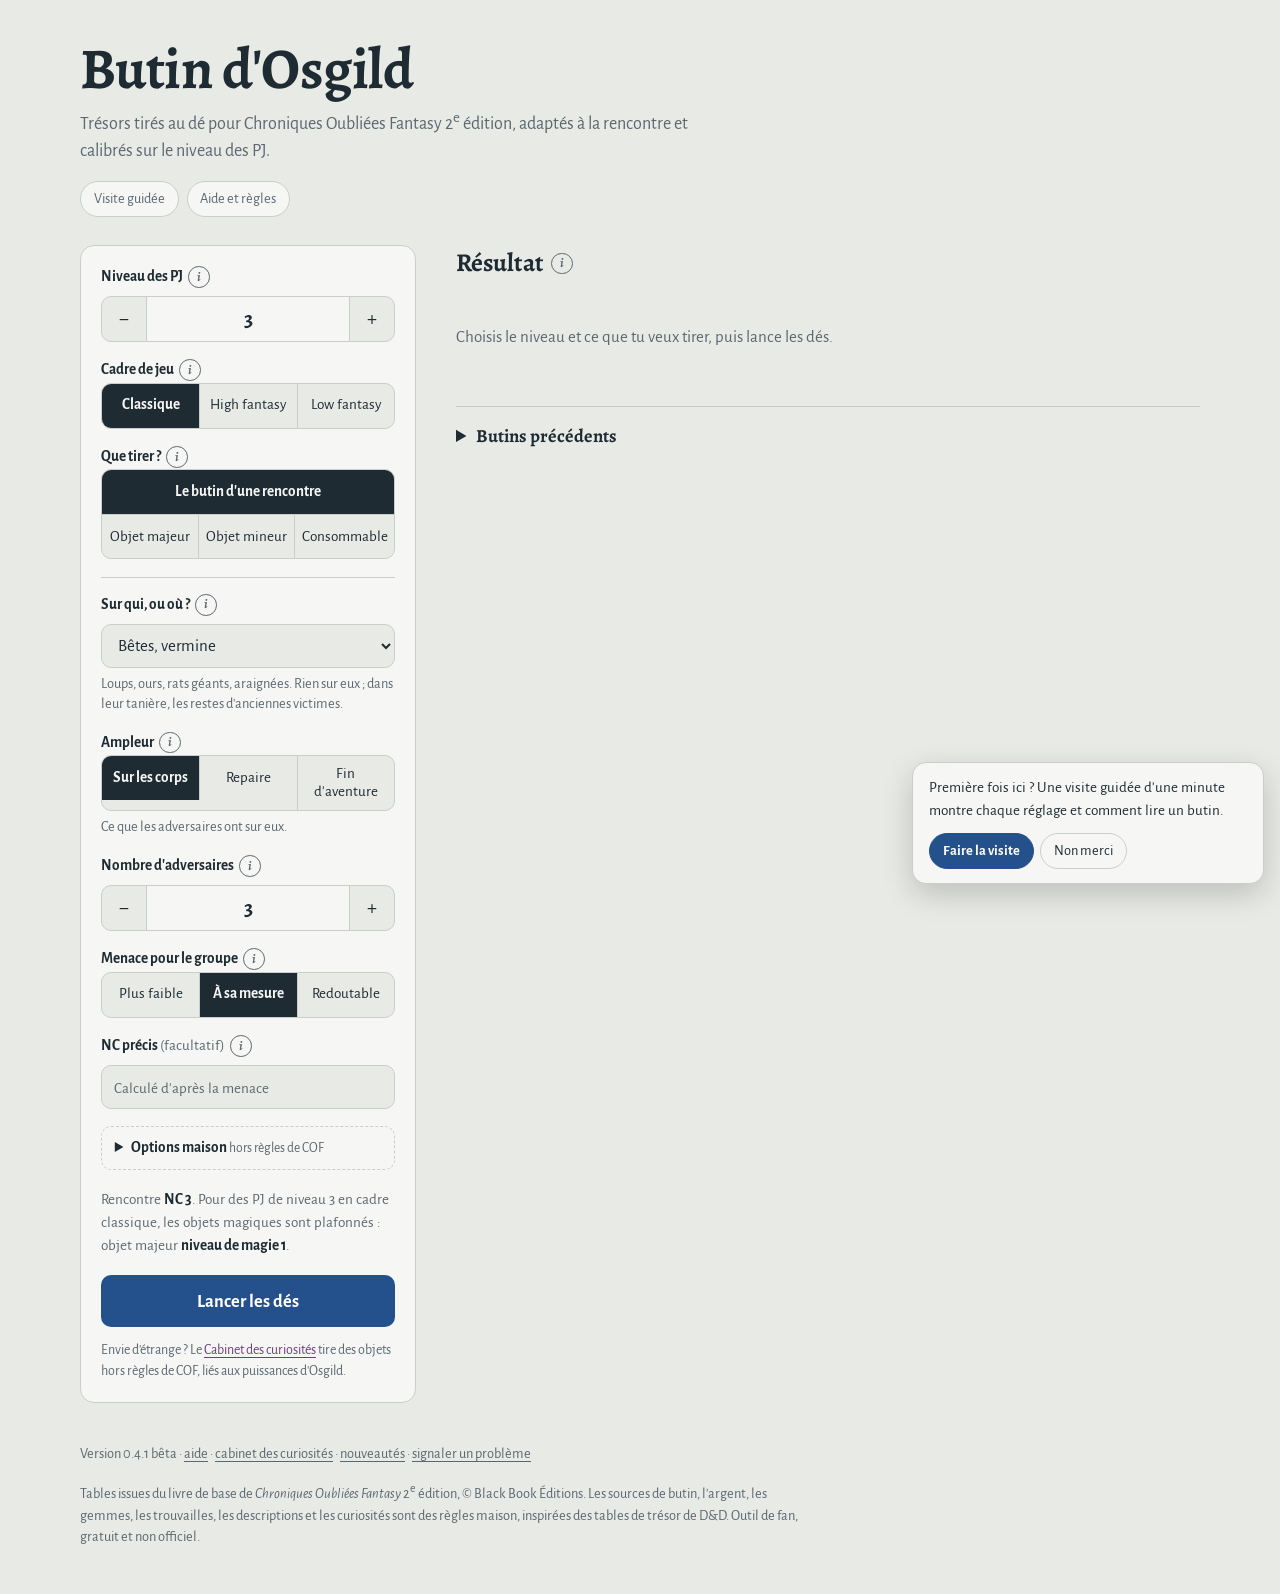
<file: index.html>
<!doctype html>
<html lang="fr">
<head>
<meta charset="utf-8">
<meta name="viewport" content="width=device-width, initial-scale=1">
<title>Butin d'Osgild : générateur de trésors pour Chroniques Oubliées Fantasy</title>
<meta name="description" content="Le butin d'une rencontre (argent, équipement, objets magiques) tiré selon les règles de Chroniques Oubliées Fantasy 2e édition : prêt à jouer, avec identification, histoires et texte pour les joueurs. Gratuit, sans compte.">
<link rel="canonical" href="https://cofloot.fantasy-tools.fr/">
<meta name="theme-color" content="#E8EAE6">
<meta property="og:type" content="website">
<meta property="og:site_name" content="Butin d'Osgild">
<meta property="og:locale" content="fr_FR">
<meta property="og:url" content="https://cofloot.fantasy-tools.fr/">
<meta property="og:title" content="Butin d'Osgild, générateur de trésors pour COF 2e édition">
<meta property="og:description" content="Le butin d'une rencontre (argent, équipement, objets magiques) tiré selon les règles de Chroniques Oubliées Fantasy 2e édition : prêt à jouer, avec identification, histoires et texte pour les joueurs. Gratuit, sans compte.">
<meta property="og:image" content="https://cofloot.fantasy-tools.fr/img/partage.jpg">
<meta property="og:image:width" content="1200">
<meta property="og:image:height" content="630">
<meta property="og:image:alt" content="Butin d'Osgild : un générateur de trésors pour Chroniques Oubliées Fantasy, avec une carte d'objet magique.">
<meta name="twitter:card" content="summary_large_image">
<link rel="icon" href="data:image/svg+xml,%3Csvg xmlns='http://www.w3.org/2000/svg' viewBox='0 0 32 32'%3E%3Ccircle cx='16' cy='16' r='13' fill='%23A97B22'/%3E%3Ccircle cx='16' cy='16' r='9' fill='none' stroke='%23F6F7F4' stroke-width='2'/%3E%3C/svg%3E">
<link rel="preconnect" href="https://fonts.googleapis.com">
<link rel="preconnect" href="https://fonts.gstatic.com" crossorigin>
<link href="https://fonts.googleapis.com/css2?family=Alegreya:ital,wght@0,500;0,700;1,400&family=Alegreya+Sans:wght@400;500;700&display=swap" rel="stylesheet">
<link rel="stylesheet" href="css/style.css?v=0.4.1-beta">
</head>
<body>
<div class="page">
  <header class="masthead">
    <h1>Butin d'Osgild</h1>
    <p>Trésors tirés au dé pour Chroniques Oubliées Fantasy 2<sup>e</sup> édition, adaptés à la rencontre et calibrés sur le niveau des PJ.</p>
    <p class="mast-actions"><button type="button" class="ghost small" id="visite">Visite guidée</button> <a class="ghost small" href="aide.html">Aide et règles</a></p>
  </header>

  <main class="layout">
    <form class="controls" id="form" autocomplete="off">
      <div class="field">
        <label for="niveau">Niveau des PJ <button type="button" class="info" data-info="niveau" aria-label="Aide : niveau des PJ" aria-expanded="false">i</button></label>
        <div class="stepper">
          <button type="button" data-step="-1" aria-label="Niveau précédent">−</button>
          <input id="niveau" name="niveau" type="number" min="1" max="20" value="3" inputmode="numeric">
          <button type="button" data-step="1" aria-label="Niveau suivant">+</button>
        </div>
      </div>

      <fieldset class="field">
        <legend>Cadre de jeu <button type="button" class="info" data-info="cadre" aria-label="Aide : cadre de jeu" aria-expanded="false">i</button></legend>
        <div class="seg" role="radiogroup">
          <label><input type="radio" name="cadre" value="classique" checked><span>Classique</span></label>
          <label><input type="radio" name="cadre" value="high"><span>High fantasy</span></label>
          <label><input type="radio" name="cadre" value="low"><span>Low fantasy</span></label>
        </div>
      </fieldset>

      <fieldset class="field">
        <legend>Que tirer ? <button type="button" class="info" data-info="mode" aria-label="Aide : que tirer" aria-expanded="false">i</button></legend>
        <div class="seg seg-mode" role="radiogroup">
          <label><input type="radio" name="mode" value="rencontre" checked><span>Le butin d'une rencontre</span></label>
          <label><input type="radio" name="mode" value="majeur"><span>Objet majeur</span></label>
          <label><input type="radio" name="mode" value="mineur"><span>Objet mineur</span></label>
          <label><input type="radio" name="mode" value="consommable"><span>Consommable</span></label>
        </div>
      </fieldset>

      <div class="groupe" id="f-renc">
        <div class="field">
          <label for="source">Sur qui, ou où ? <button type="button" class="info" data-info="source" aria-label="Aide : source du butin" aria-expanded="false">i</button></label>
          <select id="source" name="source"></select>
          <p class="aide" id="aide-source"></p>
        </div>

        <fieldset class="field">
          <legend>Ampleur <button type="button" class="info" data-info="ampleur" aria-label="Aide : ampleur" aria-expanded="false">i</button></legend>
          <div class="seg" role="radiogroup">
            <label><input type="radio" name="ampleur" value="corps" checked><span>Sur les corps</span></label>
            <label><input type="radio" name="ampleur" value="repaire"><span>Repaire</span></label>
            <label><input type="radio" name="ampleur" value="fin"><span>Fin d'aventure</span></label>
          </div>
          <p class="aide" id="aide-ampleur"></p>
        </fieldset>

        <div class="field" id="f-adv">
          <label for="adversaires">Nombre d'adversaires <button type="button" class="info" data-info="adversaires" aria-label="Aide : nombre d'adversaires" aria-expanded="false">i</button></label>
          <div class="stepper">
            <button type="button" data-step="-1" aria-label="Un adversaire de moins">−</button>
            <input id="adversaires" name="adversaires" type="number" min="1" max="30" value="3" inputmode="numeric">
            <button type="button" data-step="1" aria-label="Un adversaire de plus">+</button>
          </div>
        </div>

        <fieldset class="field" id="f-menace">
          <legend>Menace pour le groupe <button type="button" class="info" data-info="menace" aria-label="Aide : menace" aria-expanded="false">i</button></legend>
          <div class="seg" role="radiogroup">
            <label><input type="radio" name="menace" value="faible"><span>Plus faible</span></label>
            <label><input type="radio" name="menace" value="mesure" checked><span>À sa mesure</span></label>
            <label><input type="radio" name="menace" value="redoutable"><span>Redoutable</span></label>
          </div>
        </fieldset>

        <div class="field">
          <label for="nc">NC précis <span class="facultatif">(facultatif)</span> <button type="button" class="info" data-info="nc" aria-label="Aide : NC précis" aria-expanded="false">i</button></label>
          <div class="nc-row">
            <input id="nc" name="nc" type="number" min="0" max="30" step="0.5" inputmode="decimal" placeholder="Calculé d'après la menace">
            <button type="button" class="ghost small" id="nc-effacer" hidden>Effacer</button>
          </div>
        </div>

        <details class="options-maison" id="options-maison">
          <summary>Options maison <span class="facultatif">hors règles de COF</span> <span class="om-etat"></span></summary>
          <fieldset class="field">
            <legend>Curiosités <button type="button" class="info" data-info="exotiques" aria-label="Aide : curiosités" aria-expanded="false">i</button></legend>
            <div class="seg" role="radiogroup">
              <label><input type="radio" name="exotiques" value="jamais" checked><span>Jamais</span></label>
              <label><input type="radio" name="exotiques" value="rares"><span>Rares</span></label>
              <label><input type="radio" name="exotiques" value="frequents"><span>Fréquentes</span></label>
            </div>
            <p class="aide">Des objets étranges liés aux puissances d'Osgild, qui ne font pas partie de COF. Une curiosité tirée t'est proposée à part : tu la gardes ou tu l'écartes.</p>
          </fieldset>
        </details>
      </div>

      <div class="field" id="f-cat" hidden>
        <label for="categorie">Catégorie <button type="button" class="info" data-info="categorie" aria-label="Aide : catégorie" aria-expanded="false">i</button></label>
        <select id="categorie" name="categorie"></select>
      </div>

      <div class="field" id="f-nb" hidden>
        <label for="nombre">Nombre d'objets <button type="button" class="info" data-info="nombre" aria-label="Aide : nombre d'objets" aria-expanded="false">i</button></label>
        <div class="stepper">
          <button type="button" data-step="-1" aria-label="Un objet de moins">−</button>
          <input id="nombre" name="nombre" type="number" min="1" max="8" value="1" inputmode="numeric">
          <button type="button" data-step="1" aria-label="Un objet de plus">+</button>
        </div>
      </div>

      <p class="cible" id="cible" aria-live="polite"></p>

      <button type="submit" class="go">Lancer les dés</button>
      <p class="lien-curio">Envie d'étrange ? Le <a href="curiosites.html">Cabinet des curiosités</a> tire des objets hors règles de COF, liés aux puissances d'Osgild.</p>
    </form>

    <section class="results" aria-labelledby="res-titre">
      <div class="results-head">
        <h2 id="res-titre">Résultat <button type="button" class="info" data-info="resultat" aria-label="Aide : lire le résultat" aria-expanded="false">i</button></h2>
        <div class="head-actions">
          <button type="button" class="ghost" id="copier-joueurs" hidden>Texte pour les joueurs</button>
          <button type="button" class="ghost" id="copier" hidden>Copier le butin</button>
        </div>
      </div>
      <div id="sortie" aria-live="polite">
        <p class="vide">Choisis le niveau et ce que tu veux tirer, puis lance les dés.</p>
      </div>

      <details class="tools" id="historique">
        <summary>Butins précédents</summary>
        <ol class="histo" id="histo"></ol>
        <button type="button" class="ghost small" id="vider-histo" hidden>Vider l'historique</button>
      </details>
    </section>
  </main>

  <footer class="foot">
    <p class="version">Version <span id="version">0.4.1 bêta</span> · <a href="aide.html">aide</a> · <a href="curiosites.html">cabinet des curiosités</a> · <a href="https://github.com/Gregb342/Osgild-loot-generator/blob/main/CHANGELOG.md">nouveautés</a> · <a href="https://tally.so/r/q5G5kk" target="_blank" rel="noopener noreferrer">signaler un problème</a></p>
    <p>Tables issues du livre de base de <i>Chroniques Oubliées Fantasy</i> 2<sup>e</sup> édition, © Black Book Éditions. Les sources de butin, l'argent, les gemmes, les trouvailles, les descriptions et les curiosités sont des règles maison, inspirées des tables de trésor de D&amp;D. Outil de fan, gratuit et non officiel.</p>
  </footer>
</div>

<template id="tpl-objet">
  <article class="item">
    <div class="sceau" aria-hidden="true"><span></span></div>
    <div class="item-body">
      <p class="item-cat"></p>
      <h3 class="item-nom"></h3>
      <p class="item-tech"></p>
      <p class="item-candidat"></p>
      <ul class="item-effets"></ul>
      <ul class="item-equip"></ul>
      <ul class="item-legende"></ul>
      <ul class="item-trouv"></ul>
      <p class="item-app"></p>
      <div class="item-lore" hidden>
        <p class="lore-glose"></p>
        <p class="lore-txt"></p>
        <p class="item-orig"></p>
        <p class="lore-sous">Indices visibles sur l'objet</p>
        <ul class="lore-indices"></ul>
        <p class="lore-complete"></p>
        <div class="lore-actions">
          <button type="button" class="ghost small lore-version">Autre nom et légende</button>
          <button type="button" class="ghost small lore-origine">Autre origine</button>
          <button type="button" class="ghost small lore-retirer">Retirer l'histoire</button>
        </div>
      </div>
      <div class="item-jet" hidden>
        <p class="aide">Si le buveur a déjà une potion active et rate son test de CON (difficulté 10, puis 15, 20…) :</p>
        <button type="button" class="ghost small jet-effet">Effet secondaire (2d6)</button>
        <p class="jet-out"></p>
      </div>
      <details class="ident" hidden>
        <summary>Identification</summary>
        <p class="lore-sous">Ce que les PJ découvrent à l'usage</p>
        <ul class="ident-percu"></ul>
        <p class="lore-sous">Pour l'identifier</p>
        <ul class="ident-tests"></ul>
      </details>
      <div class="item-table" hidden>
        <button type="button" class="ghost small jet-table"></button>
        <p class="jet-out"></p>
        <details class="table-detail">
          <summary>Voir la table</summary>
          <ol></ol>
        </details>
      </div>
      <ul class="item-notes"></ul>
      <p class="item-rappel"></p>
      <p class="item-alerte"></p>
      <div class="item-foot">
        <p class="item-val"></p>
        <div class="foot-actions">
          <button type="button" class="ghost small joueurs">Texte joueurs</button>
          <button type="button" class="ghost small histoire">Lui donner une histoire</button>
          <button type="button" class="ghost small relancer">Relancer</button>
        </div>
      </div>
      <details class="jets">
        <summary>Jets de dés</summary>
        <ol></ol>
      </details>
    </div>
  </article>
</template>

<script src="js/voies.js?v=0.4.1-beta"></script>
<script src="js/tables.js?v=0.4.1-beta"></script>
<script src="js/maison.js?v=0.4.1-beta"></script>
<script src="js/sources.js?v=0.4.1-beta"></script>
<script src="js/filtres.js?v=0.4.1-beta"></script>
<script src="js/exotiques.js?v=0.4.1-beta"></script>
<script src="js/equipement.js?v=0.4.1-beta"></script>
<script src="js/engine.js?v=0.4.1-beta"></script>
<script src="js/identification.js?v=0.4.1-beta"></script>
<script src="js/lore.js?v=0.4.1-beta"></script>
<script src="js/app.js?v=0.4.1-beta"></script>
<script src="js/aide-textes.js?v=0.4.1-beta"></script>
<script src="js/bulles.js?v=0.4.1-beta"></script>
<script src="js/visite.js?v=0.4.1-beta"></script>
</body>
</html>
</file>
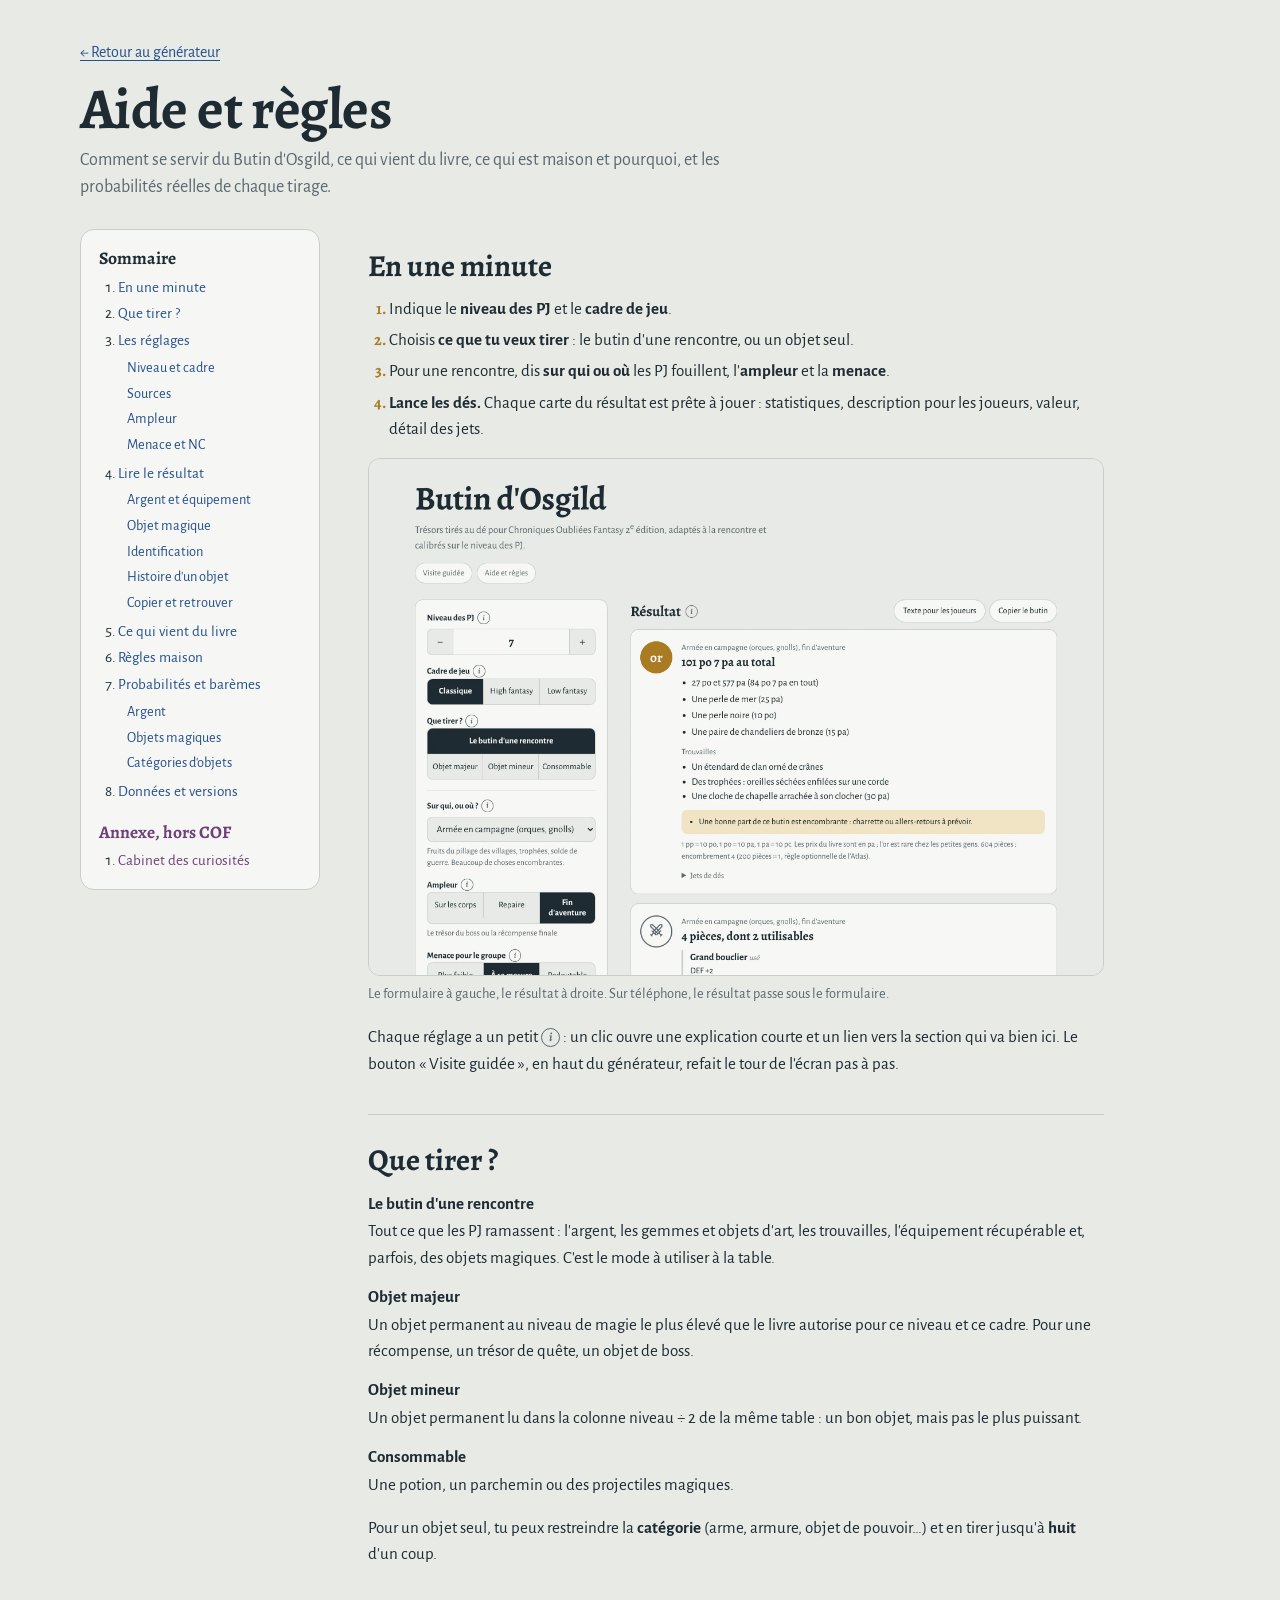
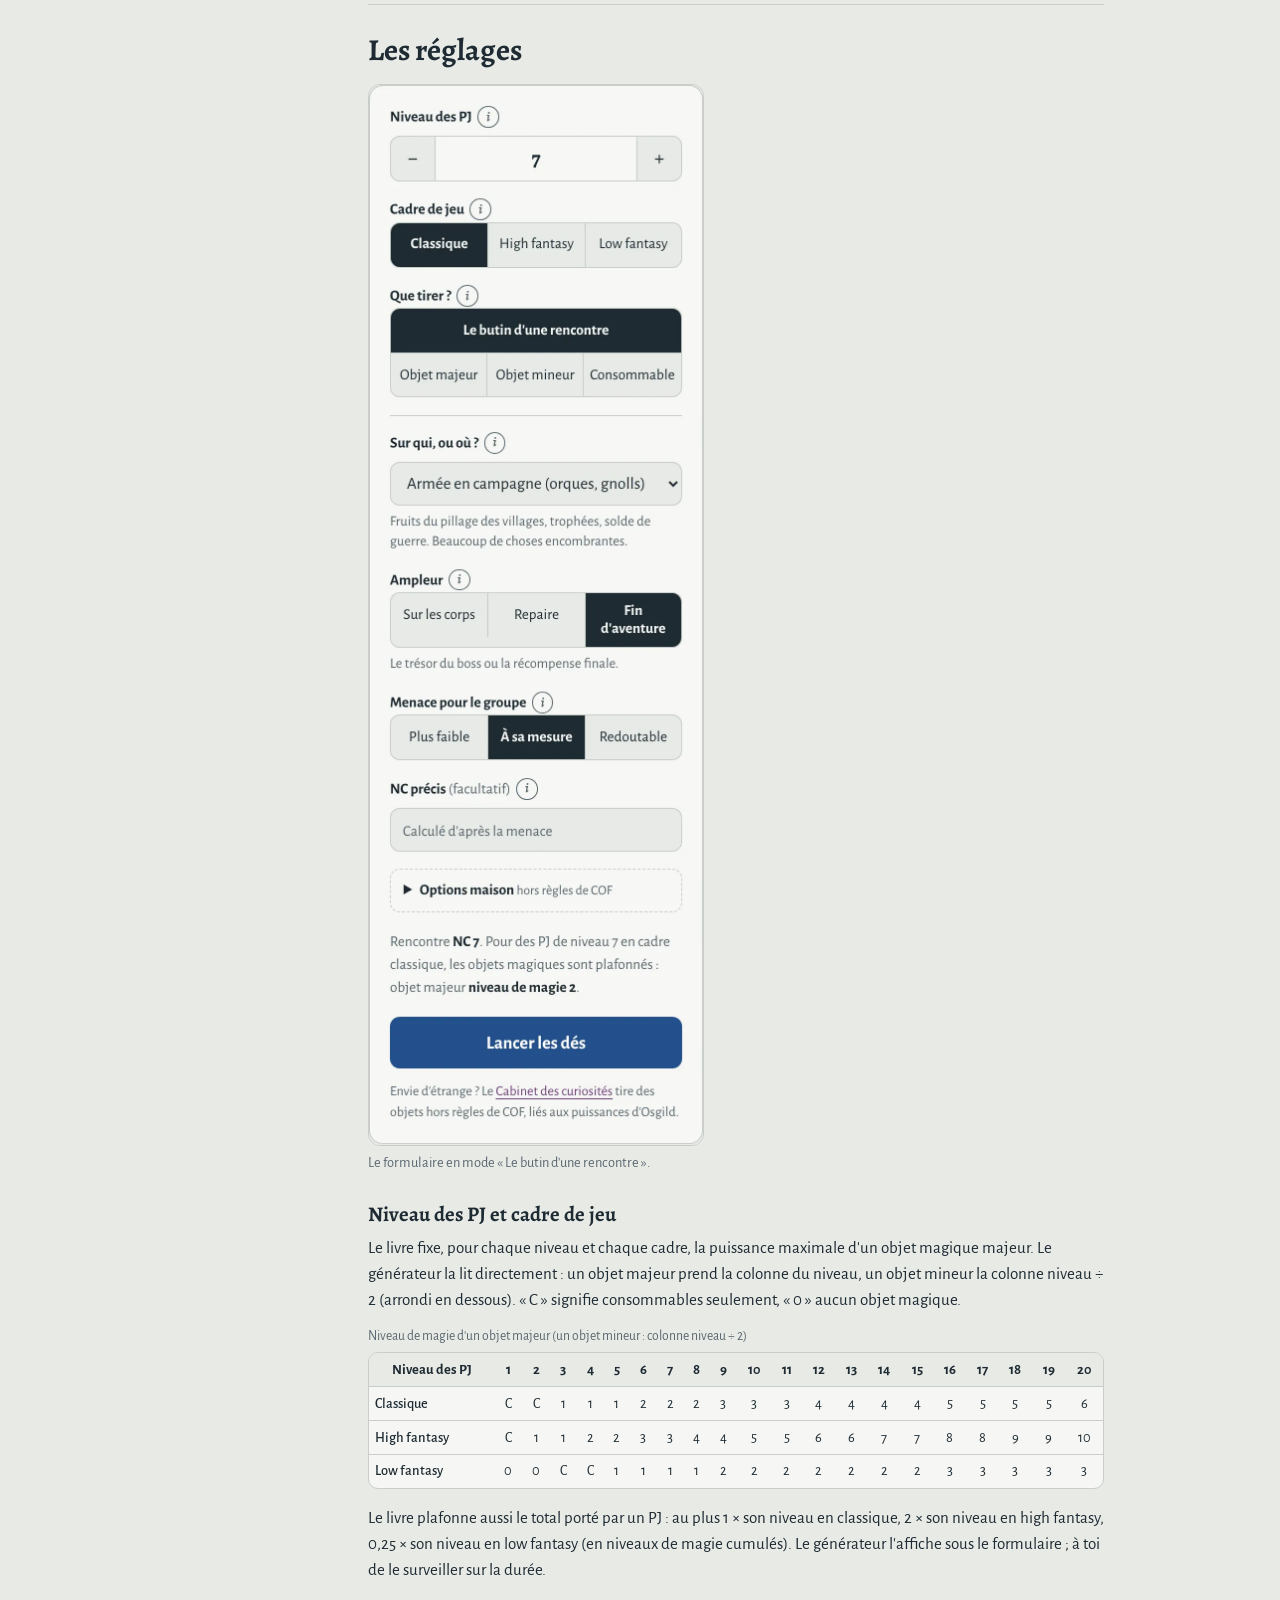
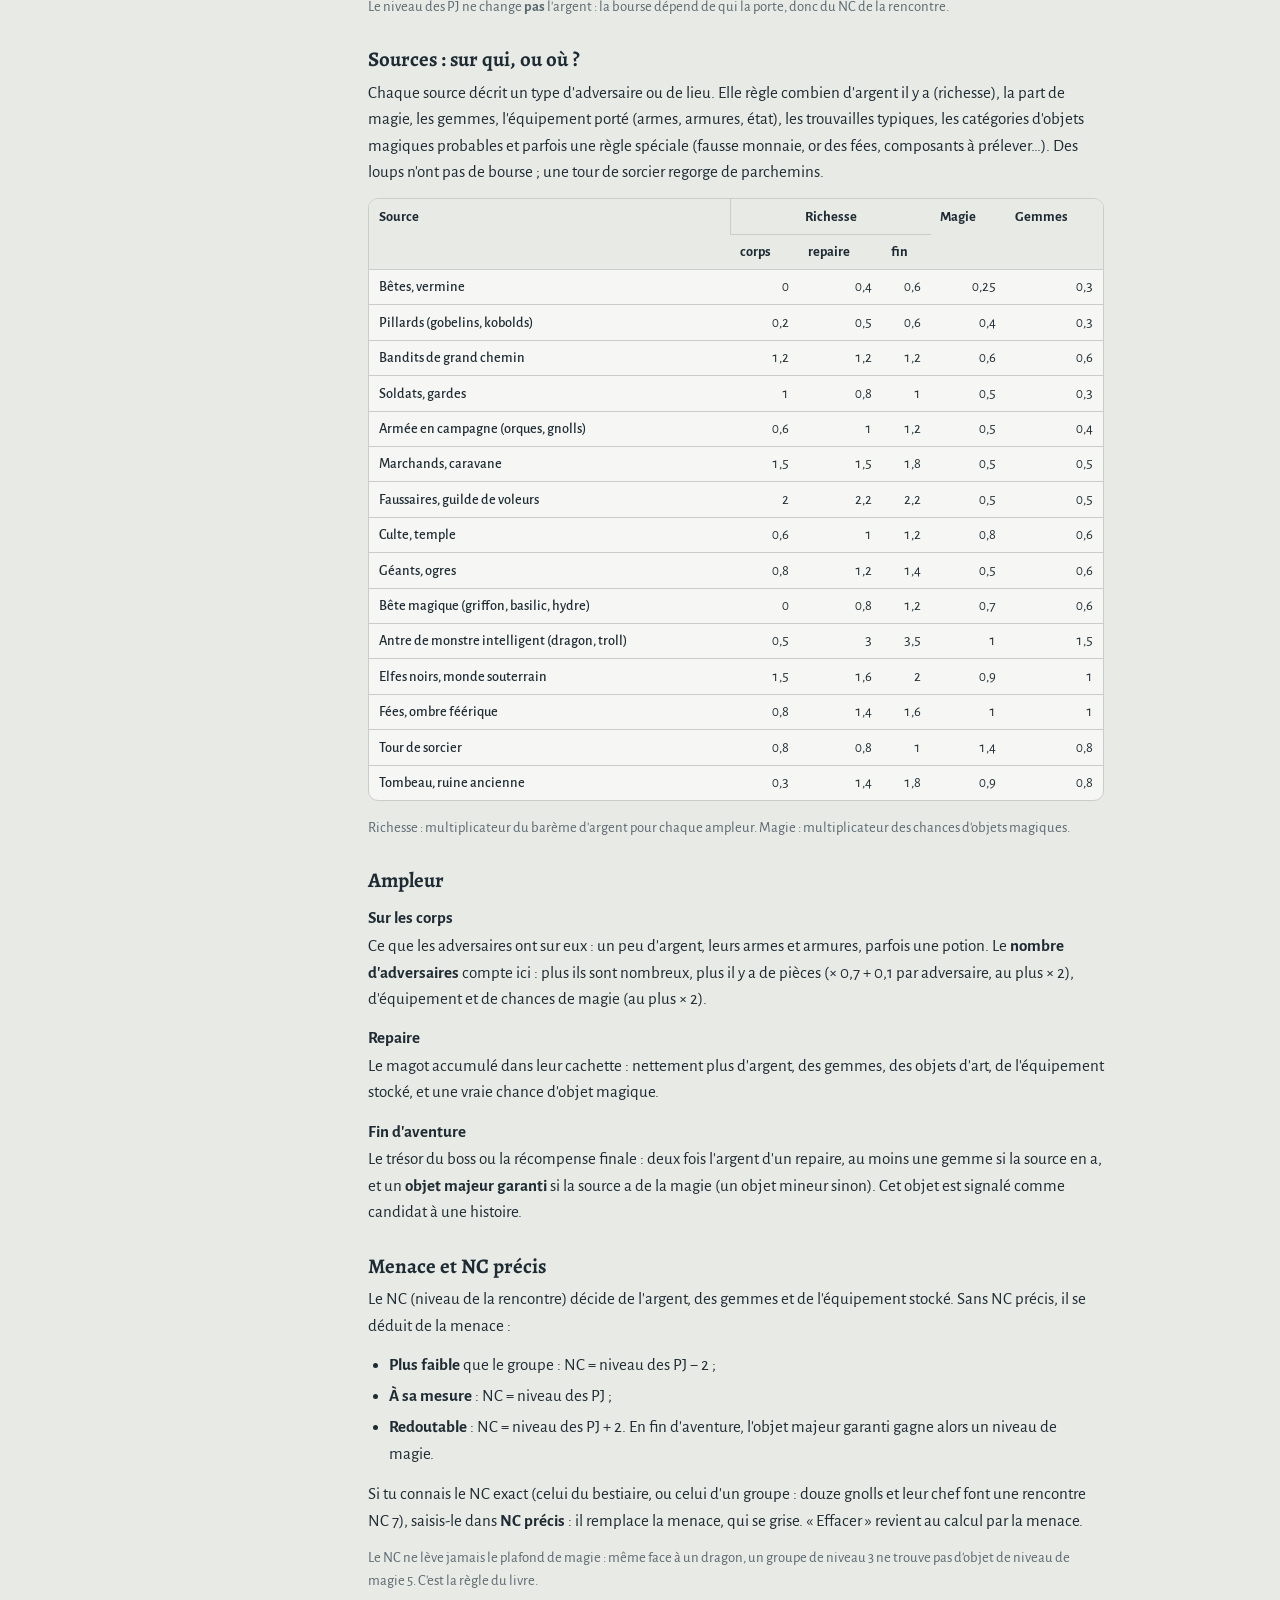
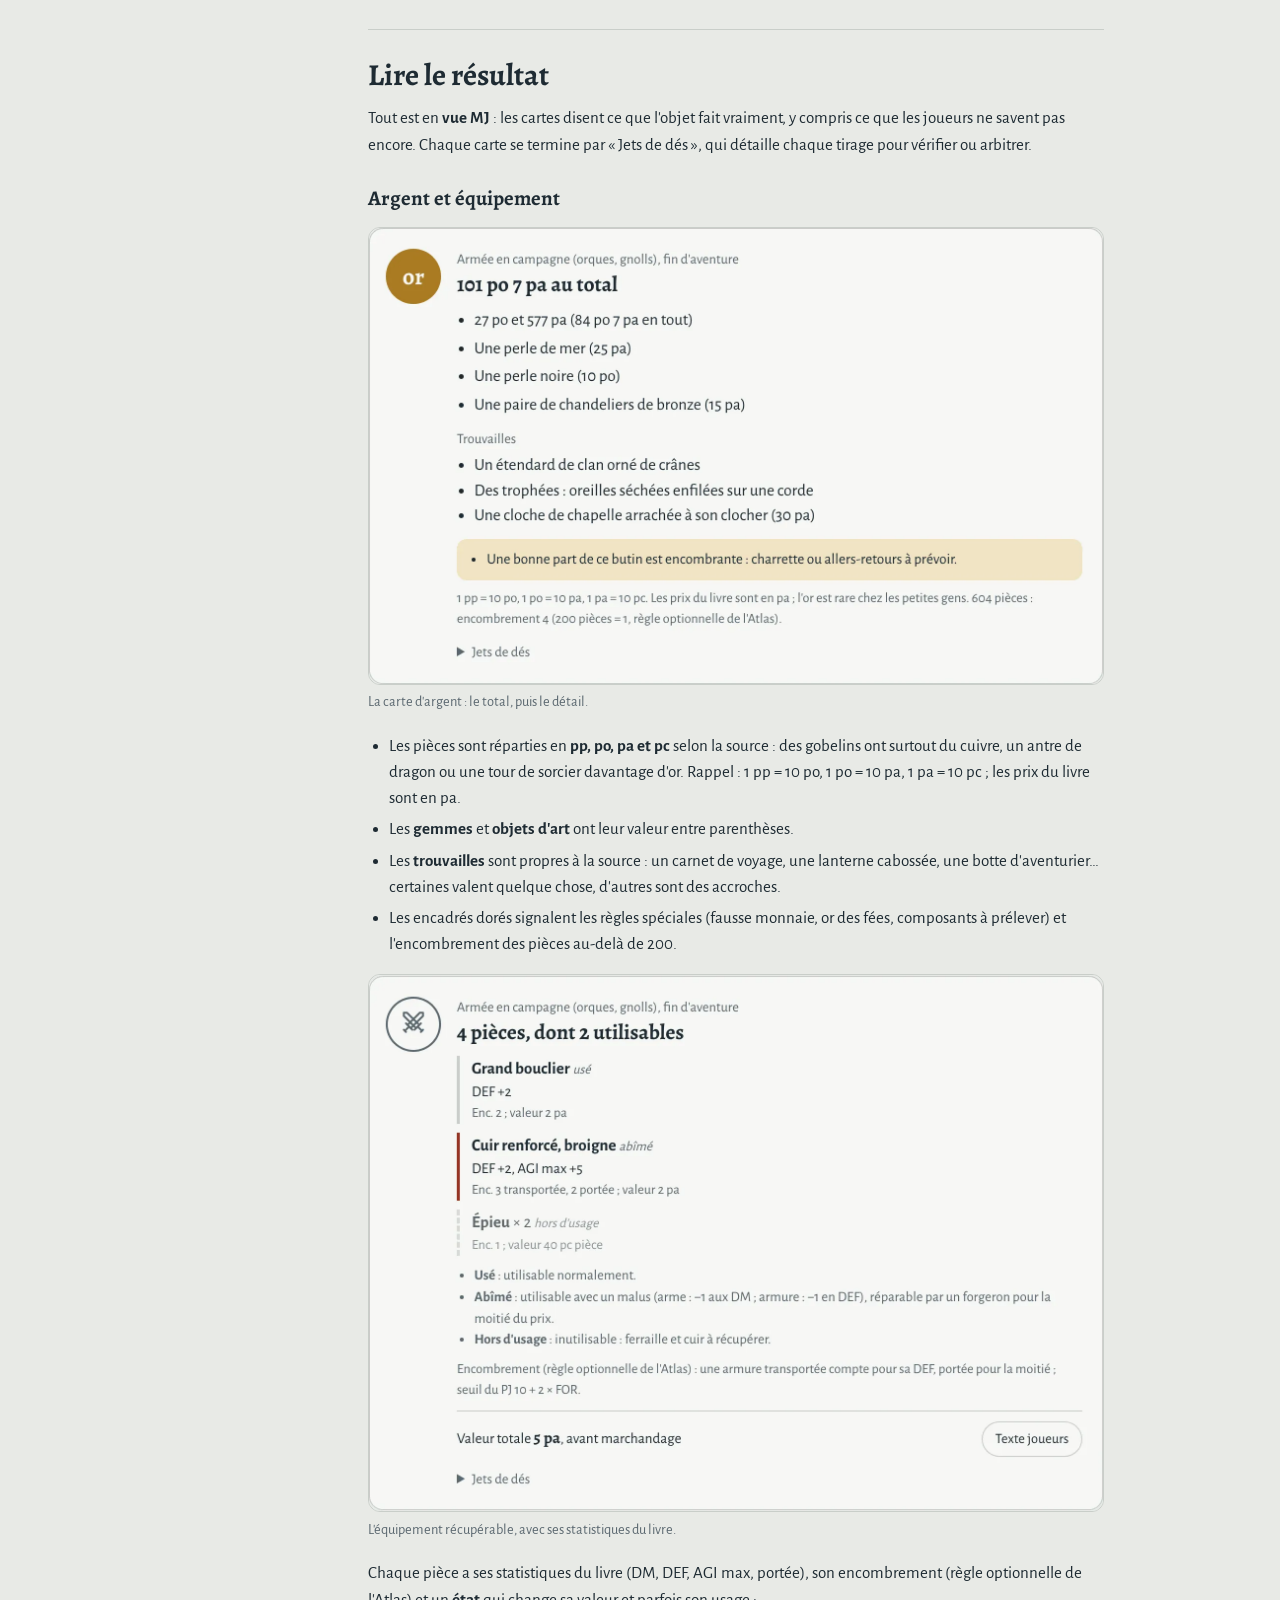
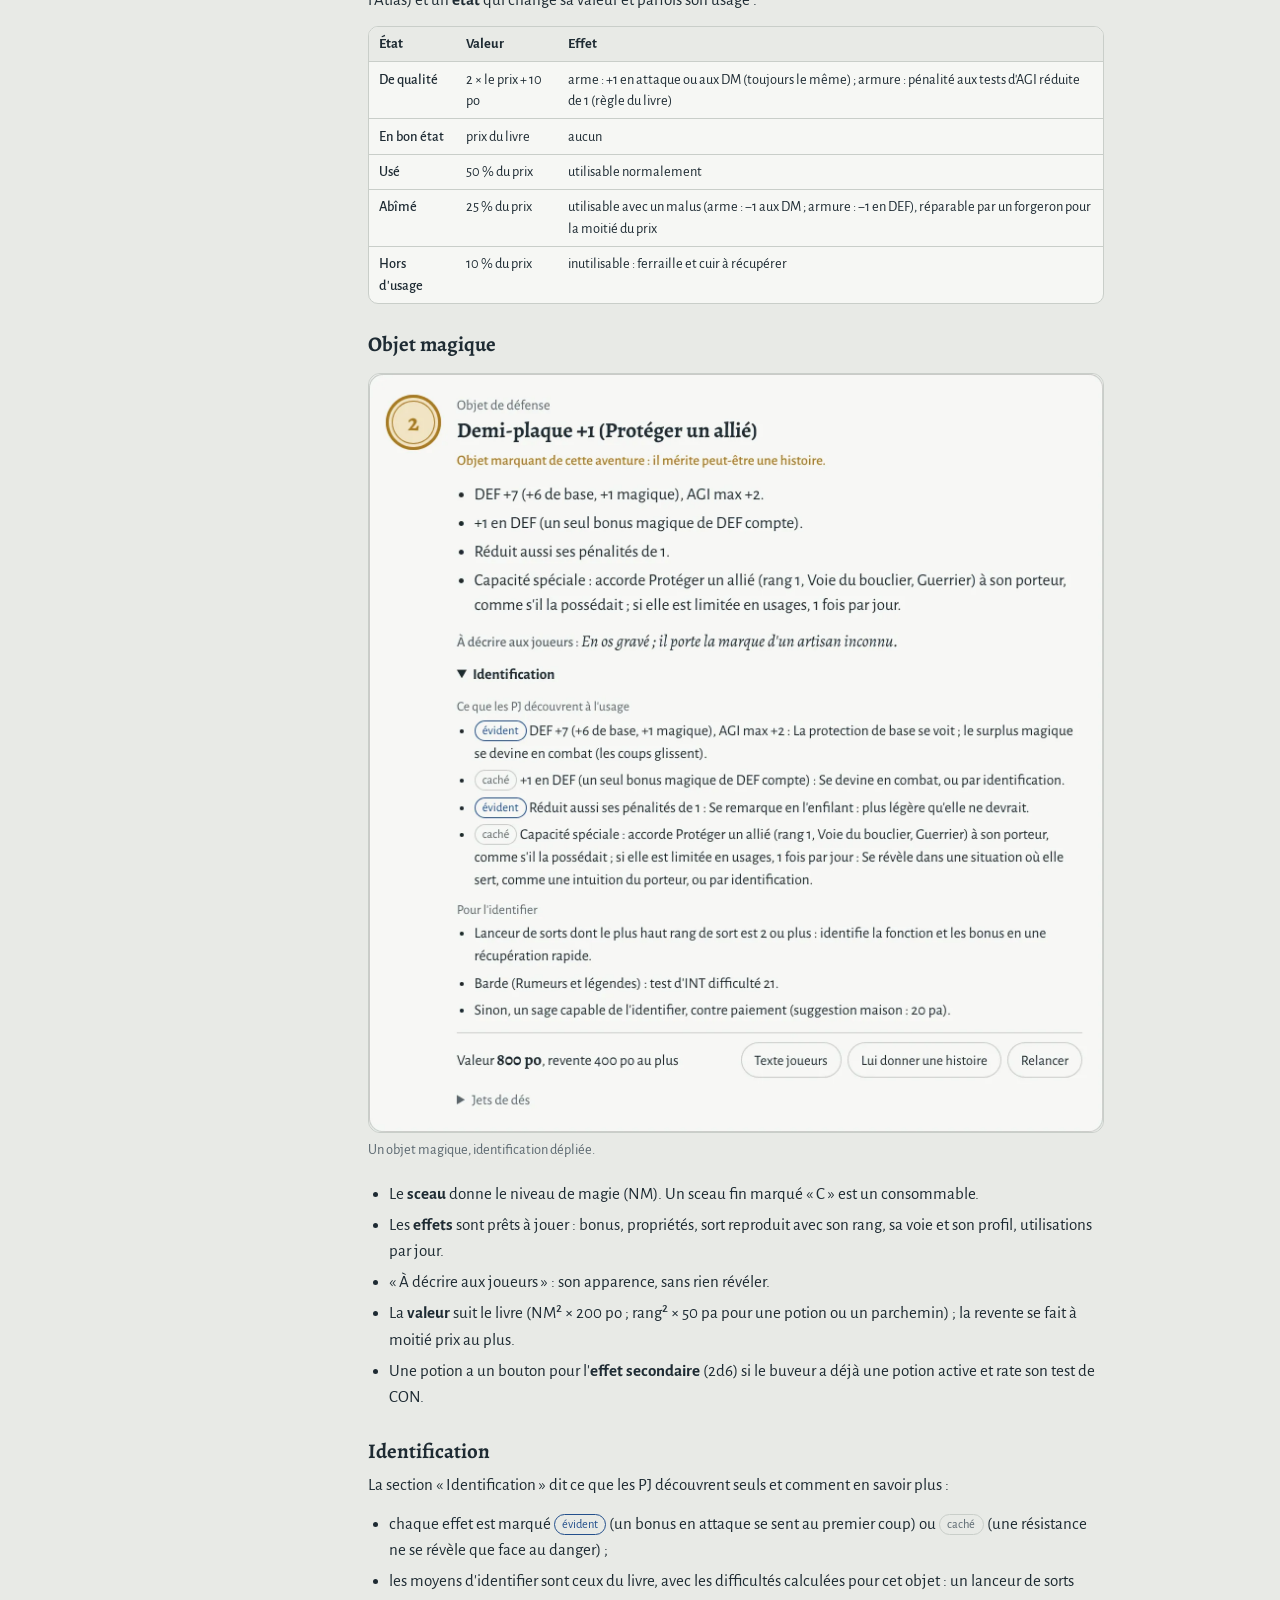
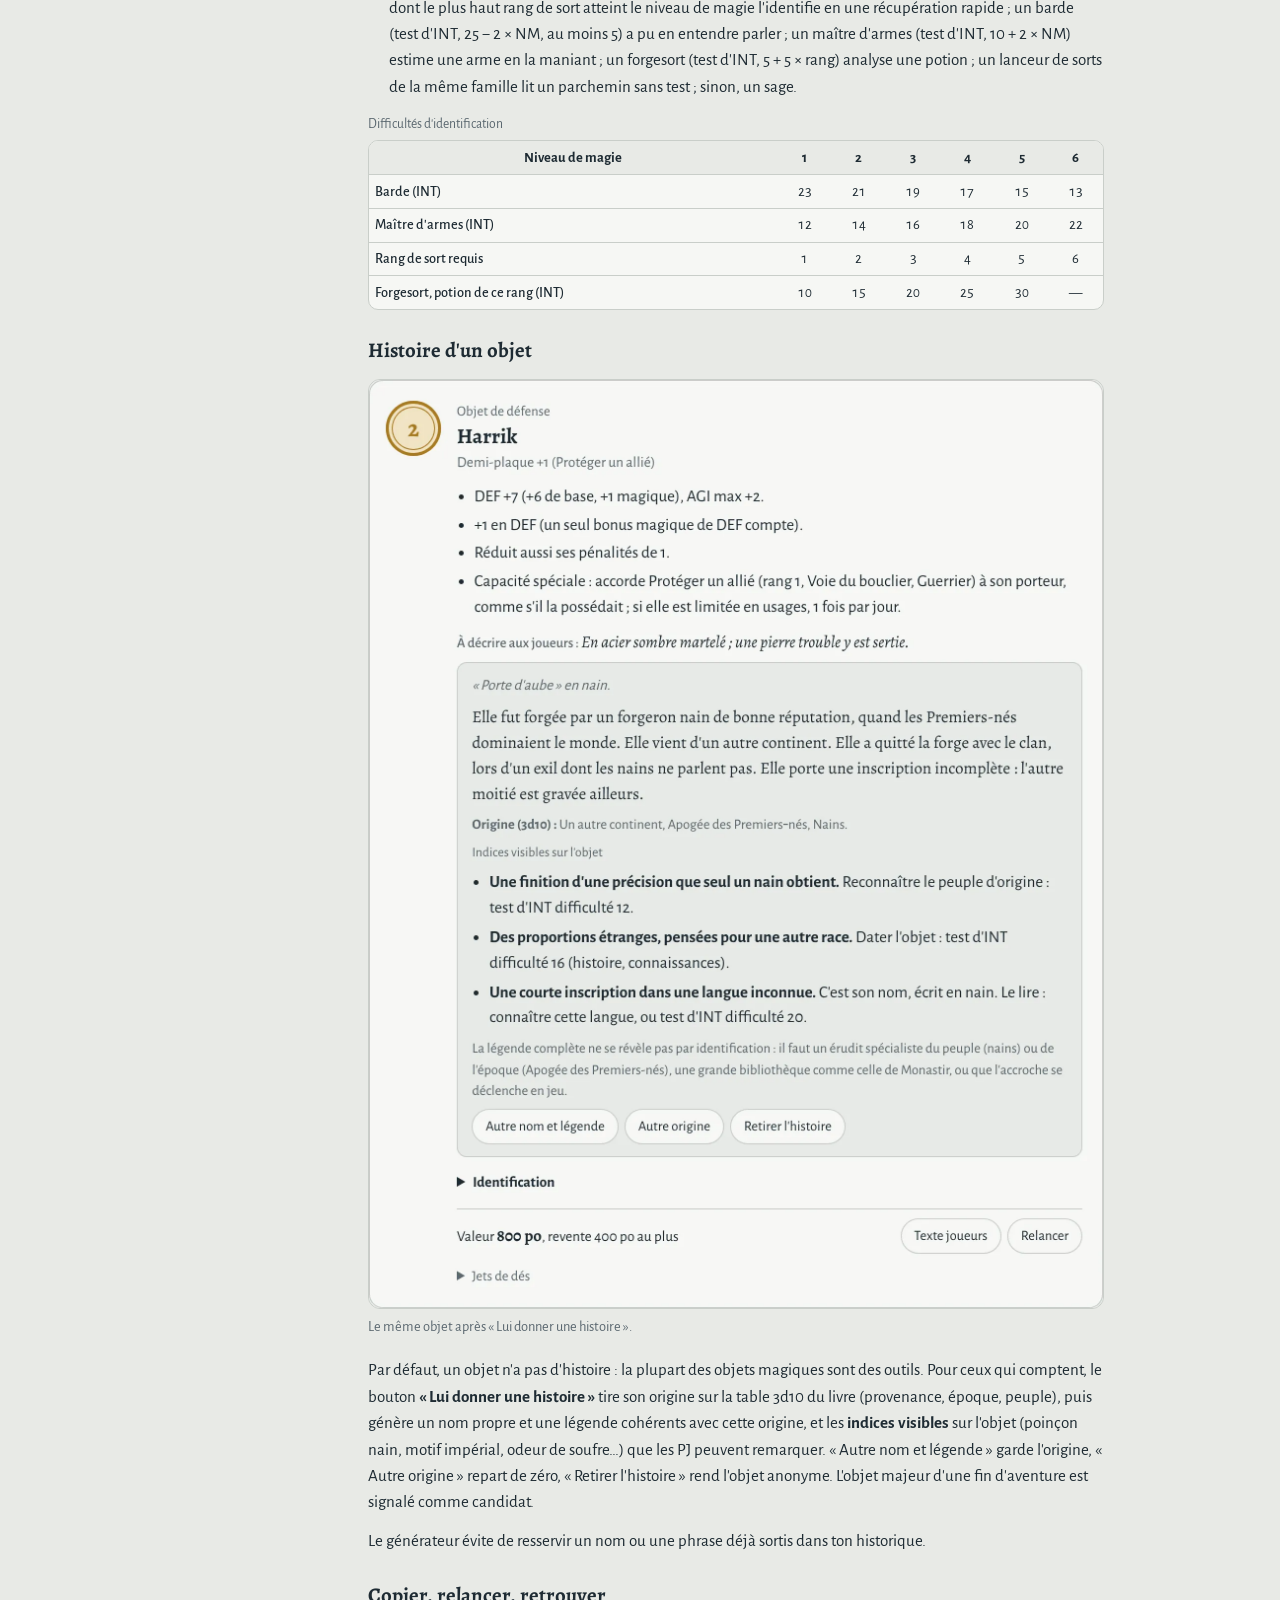
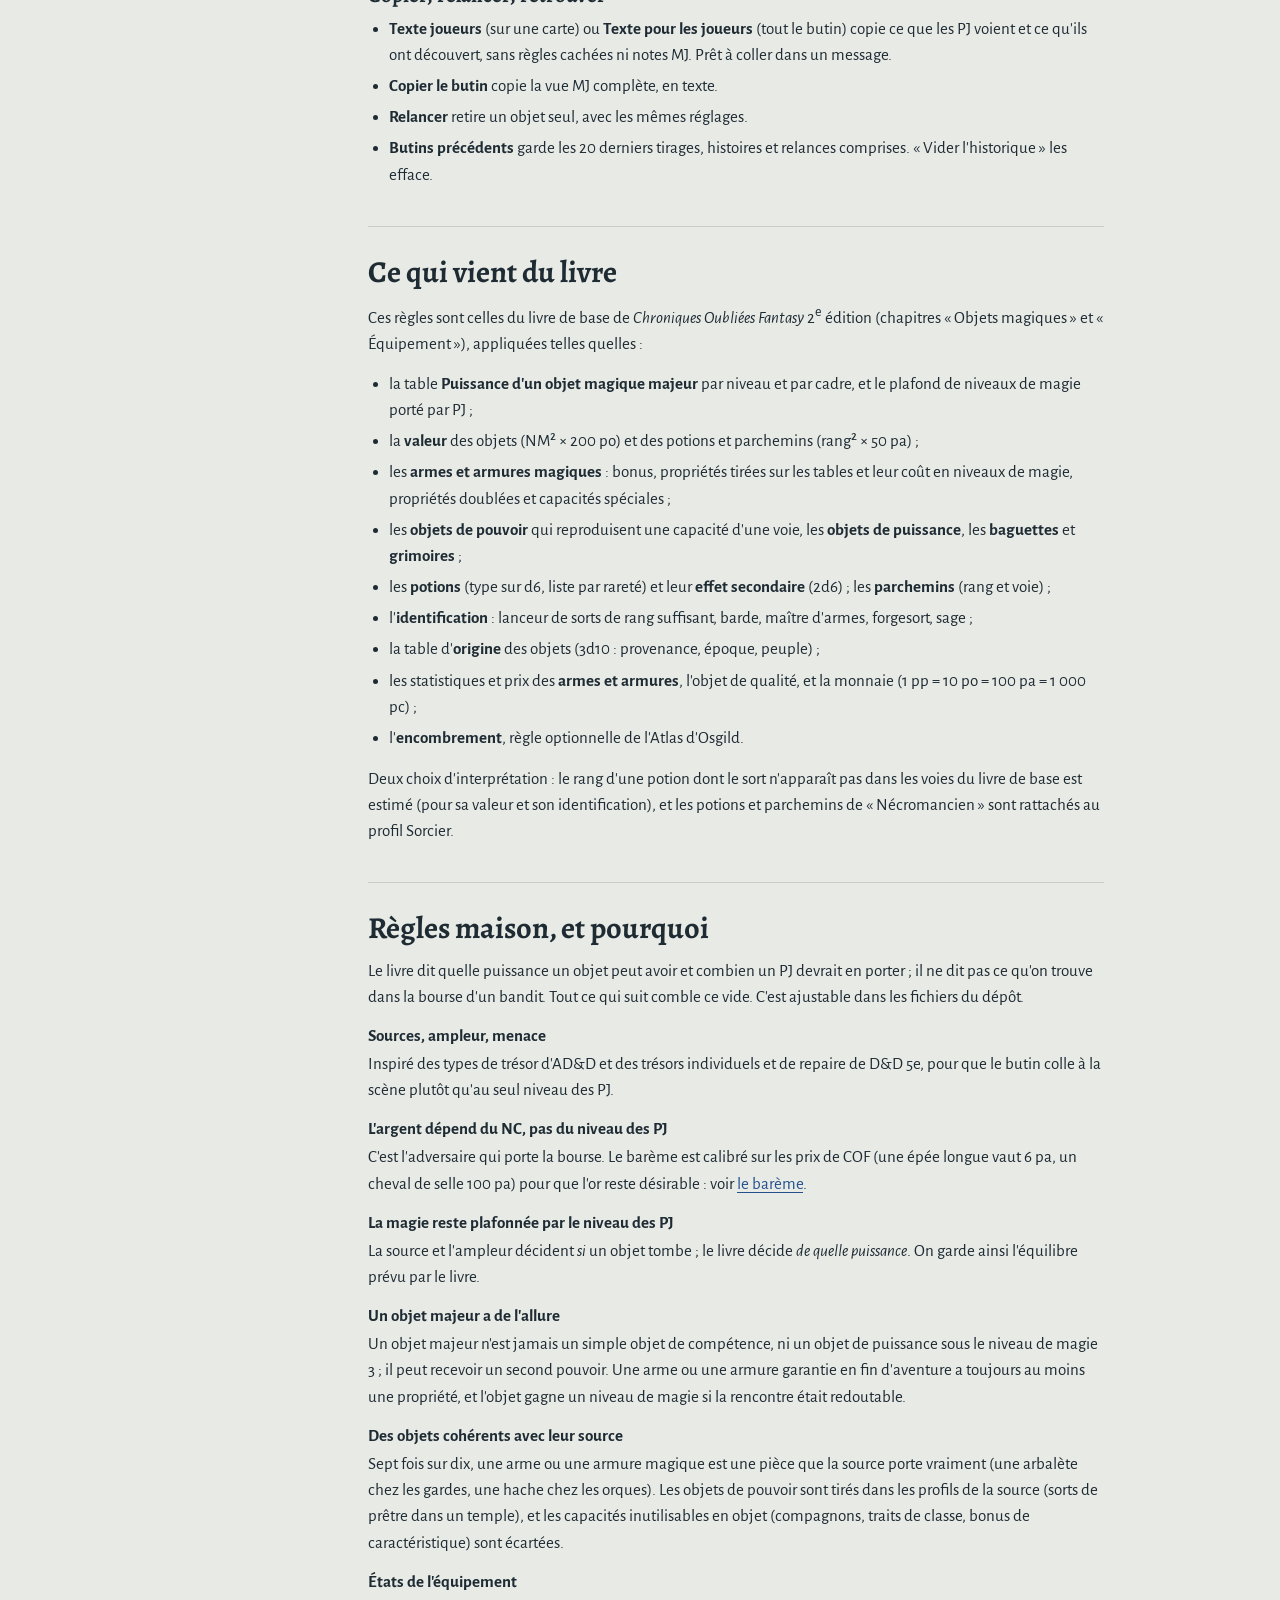
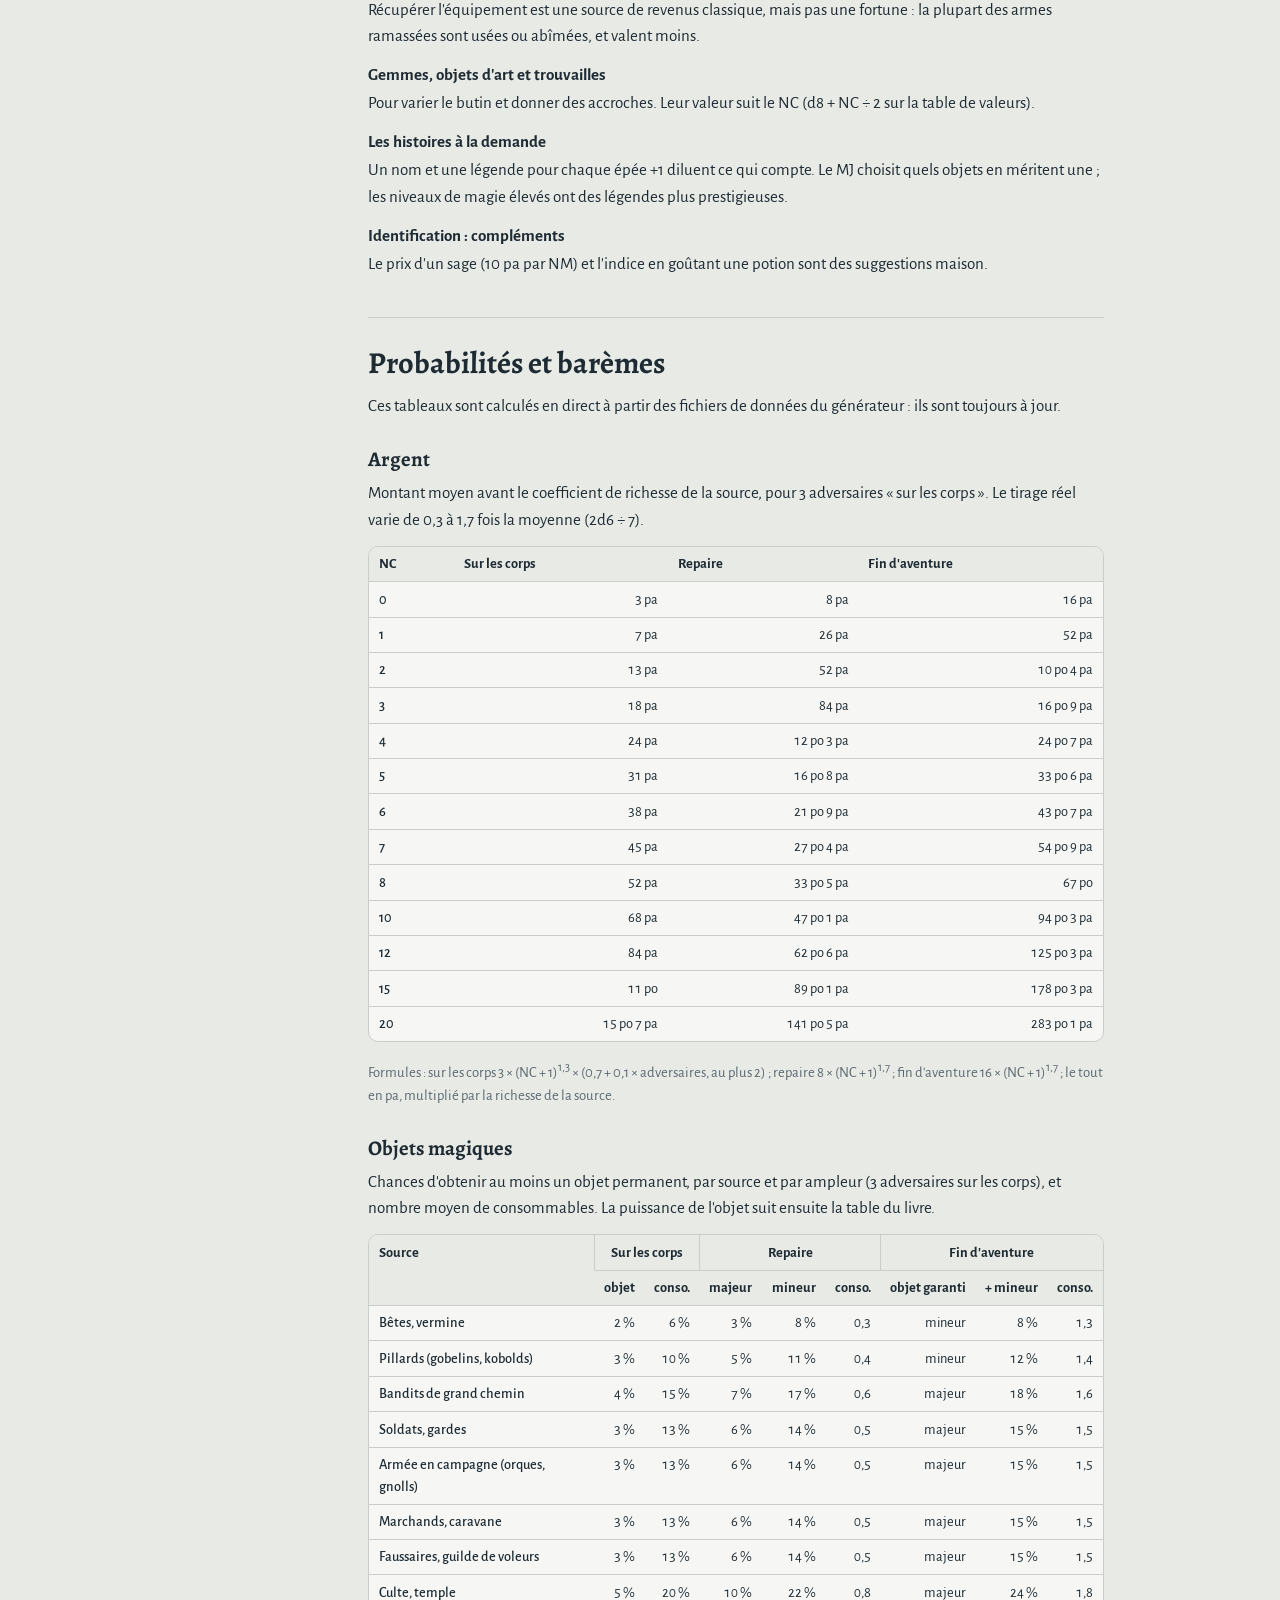
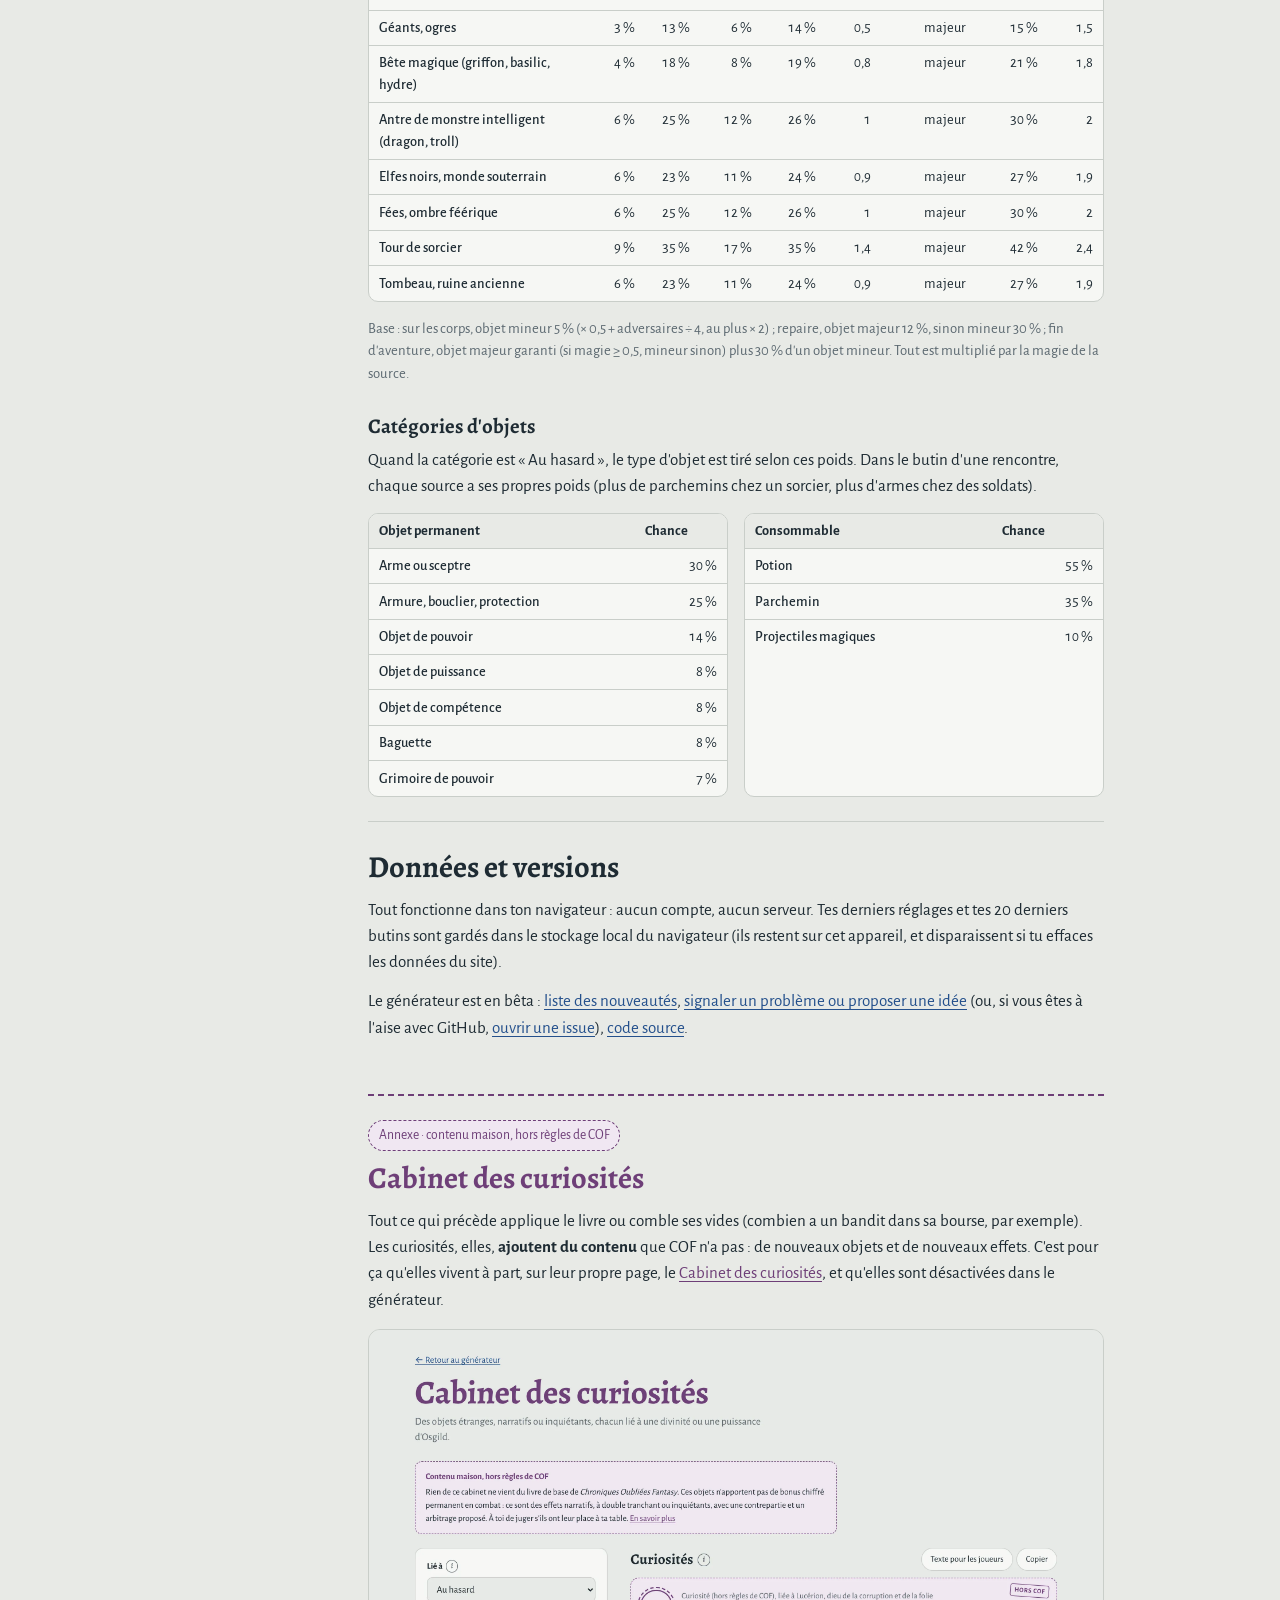
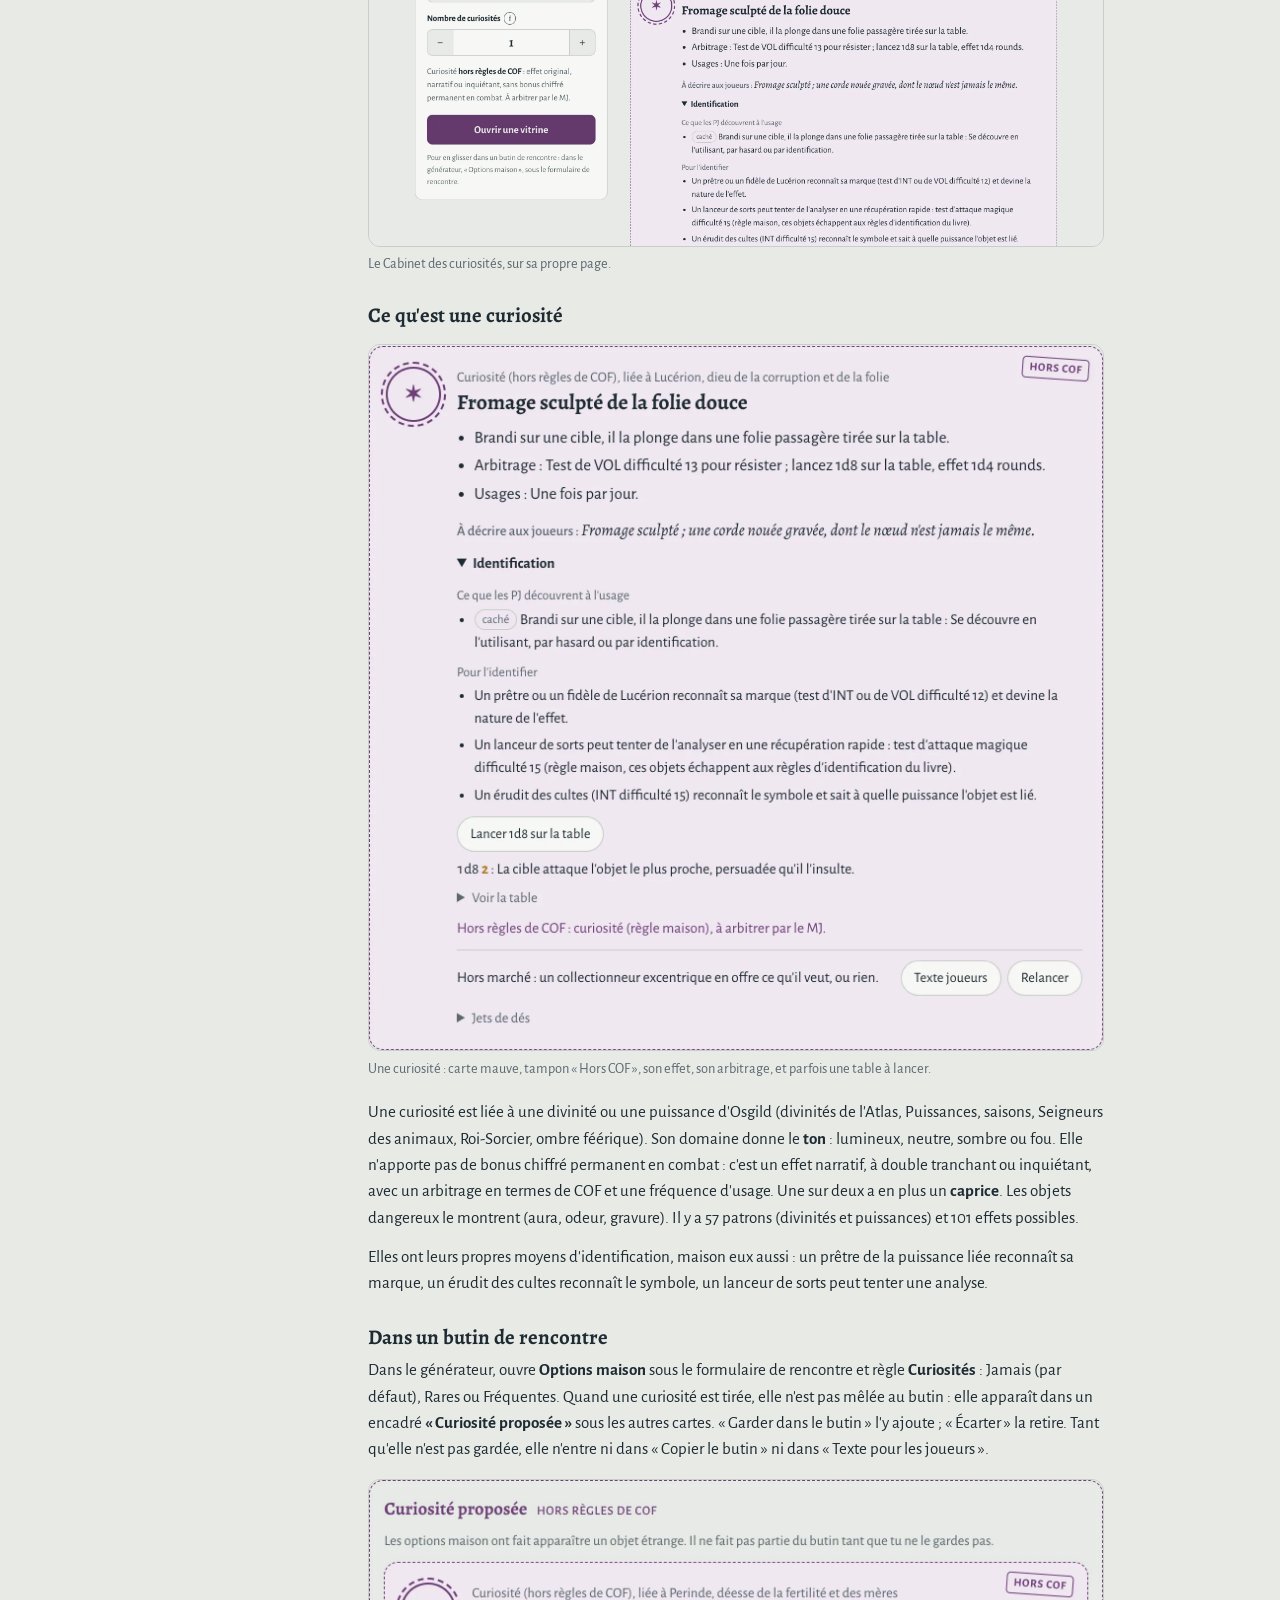
<file: aide.html>
<!doctype html>
<html lang="fr">
<head>
<meta charset="utf-8">
<meta name="viewport" content="width=device-width, initial-scale=1">
<title>Aide et règles · Butin d'Osgild</title>
<meta name="description" content="Mode d'emploi illustré, règles du livre appliquées, règles maison et probabilités réelles du générateur de trésors Butin d'Osgild pour Chroniques Oubliées Fantasy 2e édition.">
<link rel="canonical" href="https://cofloot.fantasy-tools.fr/aide.html">
<meta name="theme-color" content="#E8EAE6">
<meta property="og:type" content="website">
<meta property="og:site_name" content="Butin d'Osgild">
<meta property="og:locale" content="fr_FR">
<meta property="og:url" content="https://cofloot.fantasy-tools.fr/aide.html">
<meta property="og:title" content="Aide et règles du Butin d'Osgild">
<meta property="og:description" content="Mode d'emploi illustré, règles du livre appliquées, règles maison et probabilités réelles du générateur de trésors Butin d'Osgild pour Chroniques Oubliées Fantasy 2e édition.">
<meta property="og:image" content="https://cofloot.fantasy-tools.fr/img/partage.jpg">
<meta property="og:image:width" content="1200">
<meta property="og:image:height" content="630">
<meta property="og:image:alt" content="Butin d'Osgild : un générateur de trésors pour Chroniques Oubliées Fantasy, avec une carte d'objet magique.">
<meta name="twitter:card" content="summary_large_image">
<link rel="icon" href="data:image/svg+xml,%3Csvg xmlns='http://www.w3.org/2000/svg' viewBox='0 0 32 32'%3E%3Ccircle cx='16' cy='16' r='13' fill='%23A97B22'/%3E%3Ccircle cx='16' cy='16' r='9' fill='none' stroke='%23F6F7F4' stroke-width='2'/%3E%3C/svg%3E">
<link rel="preconnect" href="https://fonts.googleapis.com">
<link rel="preconnect" href="https://fonts.gstatic.com" crossorigin>
<link href="https://fonts.googleapis.com/css2?family=Alegreya:ital,wght@0,500;0,700;1,400&family=Alegreya+Sans:wght@400;500;700&display=swap" rel="stylesheet">
<link rel="stylesheet" href="css/style.css?v=0.4.1-beta">
</head>
<body class="doc">
<div class="page">
  <header class="masthead">
    <p class="retour"><a href="index.html">← Retour au générateur</a></p>
    <h1>Aide et règles</h1>
    <p>Comment se servir du Butin d'Osgild, ce qui vient du livre, ce qui est maison et pourquoi, et les probabilités réelles de chaque tirage.</p>
  </header>

  <div class="doc-layout">
    <nav class="sommaire" aria-label="Sommaire">
      <p class="sommaire-titre">Sommaire</p>
      <ol>
        <li><a href="#demarrer">En une minute</a></li>
        <li><a href="#modes">Que tirer ?</a></li>
        <li><a href="#reglages">Les réglages</a>
          <ol>
            <li><a href="#niveau-cadre">Niveau et cadre</a></li>
            <li><a href="#sources">Sources</a></li>
            <li><a href="#ampleur">Ampleur</a></li>
            <li><a href="#menace-nc">Menace et NC</a></li>
          </ol>
        </li>
        <li><a href="#lire">Lire le résultat</a>
          <ol>
            <li><a href="#carte-argent">Argent et équipement</a></li>
            <li><a href="#carte-objet">Objet magique</a></li>
            <li><a href="#identification">Identification</a></li>
            <li><a href="#histoire">Histoire d'un objet</a></li>
            <li><a href="#historique">Copier et retrouver</a></li>
          </ol>
        </li>
        <li><a href="#livre">Ce qui vient du livre</a></li>
        <li><a href="#maison">Règles maison</a></li>
        <li><a href="#probabilites">Probabilités et barèmes</a>
          <ol>
            <li><a href="#proba-argent">Argent</a></li>
            <li><a href="#proba-magie">Objets magiques</a></li>
            <li><a href="#categories">Catégories d'objets</a></li>
          </ol>
        </li>
        <li><a href="#donnees">Données et versions</a></li>
      </ol>
      <p class="sommaire-titre annexe-titre">Annexe, hors COF</p>
      <ol class="annexe-liste">
        <li><a href="#curiosites">Cabinet des curiosités</a></li>
      </ol>
    </nav>

    <main class="doc-corps">
      <noscript><p class="note">Les tableaux de probabilités de cette page sont calculés en JavaScript : active-le pour les voir.</p></noscript>
      <section id="demarrer">
        <h2>En une minute</h2>
        <ol class="etapes">
          <li>Indique le <b>niveau des PJ</b> et le <b>cadre de jeu</b>.</li>
          <li>Choisis <b>ce que tu veux tirer</b> : le butin d'une rencontre, ou un objet seul.</li>
          <li>Pour une rencontre, dis <b>sur qui ou où</b> les PJ fouillent, l'<b>ampleur</b> et la <b>menace</b>.</li>
          <li><b>Lance les dés.</b> Chaque carte du résultat est prête à jouer : statistiques, description pour les joueurs, valeur, détail des jets.</li>
        </ol>
        <figure>
          <a href="img/aide/vue-ensemble.webp" class="zoom"><img src="img/aide/vue-ensemble.webp" width="2560" height="1800" alt="Le générateur : le formulaire à gauche, le trésor de fin d'aventure d'une armée en campagne à droite, avec une carte d'argent, une carte d'équipement et des objets magiques." loading="lazy"></a>
          <figcaption>Le formulaire à gauche, le résultat à droite. Sur téléphone, le résultat passe sous le formulaire.</figcaption>
        </figure>
        <p>Chaque réglage a un petit <span class="i-demo">i</span> : un clic ouvre une explication courte et un lien vers la section qui va bien ici. Le bouton « Visite guidée », en haut du générateur, refait le tour de l'écran pas à pas.</p>
      </section>

      <section id="modes">
        <h2>Que tirer ?</h2>
        <dl class="defs">
          <dt>Le butin d'une rencontre</dt>
          <dd>Tout ce que les PJ ramassent : l'argent, les gemmes et objets d'art, les trouvailles, l'équipement récupérable et, parfois, des objets magiques. C'est le mode à utiliser à la table.</dd>
          <dt>Objet majeur</dt>
          <dd>Un objet permanent au niveau de magie le plus élevé que le livre autorise pour ce niveau et ce cadre. Pour une récompense, un trésor de quête, un objet de boss.</dd>
          <dt>Objet mineur</dt>
          <dd>Un objet permanent lu dans la colonne niveau ÷ 2 de la même table : un bon objet, mais pas le plus puissant.</dd>
          <dt>Consommable</dt>
          <dd>Une potion, un parchemin ou des projectiles magiques.</dd>
        </dl>
        <p>Pour un objet seul, tu peux restreindre la <b>catégorie</b> (arme, armure, objet de pouvoir…) et en tirer jusqu'à <b>huit</b> d'un coup.</p>
      </section>

      <section id="reglages">
        <h2>Les réglages</h2>
        <figure class="etroite">
          <a href="img/aide/formulaire.webp" class="zoom"><img src="img/aide/formulaire.webp" width="672" height="2132" alt="Le formulaire du butin d'une rencontre : niveau, cadre, mode, source, ampleur, nombre d'adversaires, menace, NC précis et options maison repliées." loading="lazy"></a>
          <figcaption>Le formulaire en mode « Le butin d'une rencontre ».</figcaption>
        </figure>

        <h3 id="niveau-cadre">Niveau des PJ et cadre de jeu</h3>
        <p>Le livre fixe, pour chaque niveau et chaque cadre, la puissance maximale d'un objet magique majeur. Le générateur la lit directement : un objet majeur prend la colonne du niveau, un objet mineur la colonne niveau ÷ 2 (arrondi en dessous). « C » signifie consommables seulement, « 0 » aucun objet magique.</p>
        <div class="tableau" id="t-puissance"></div>
        <p>Le livre plafonne aussi le total porté par un PJ : <span id="t-plafond">au plus son niveau en niveaux de magie cumulés en classique, deux fois en high fantasy, un quart en low fantasy.</span> Le générateur l'affiche sous le formulaire ; à toi de le surveiller sur la durée.</p>
        <p class="note">Le niveau des PJ ne change <b>pas</b> l'argent : la bourse dépend de qui la porte, donc du NC de la rencontre.</p>

        <h3 id="sources">Sources : sur qui, ou où ?</h3>
        <p>Chaque source décrit un type d'adversaire ou de lieu. Elle règle combien d'argent il y a (richesse), la part de magie, les gemmes, l'équipement porté (armes, armures, état), les trouvailles typiques, les catégories d'objets magiques probables et parfois une règle spéciale (fausse monnaie, or des fées, composants à prélever…). Des loups n'ont pas de bourse ; une tour de sorcier regorge de parchemins.</p>
        <div class="tableau" id="t-sources"></div>
        <p class="note">Richesse : multiplicateur du barème d'argent pour chaque ampleur. Magie : multiplicateur des chances d'objets magiques.</p>

        <h3 id="ampleur">Ampleur</h3>
        <dl class="defs">
          <dt>Sur les corps</dt>
          <dd>Ce que les adversaires ont sur eux : un peu d'argent, leurs armes et armures, parfois une potion. Le <b>nombre d'adversaires</b> compte ici : plus ils sont nombreux, plus il y a de pièces (× 0,7 + 0,1 par adversaire, au plus × 2), d'équipement et de chances de magie (au plus × 2).</dd>
          <dt>Repaire</dt>
          <dd>Le magot accumulé dans leur cachette : nettement plus d'argent, des gemmes, des objets d'art, de l'équipement stocké, et une vraie chance d'objet magique.</dd>
          <dt>Fin d'aventure</dt>
          <dd>Le trésor du boss ou la récompense finale : deux fois l'argent d'un repaire, au moins une gemme si la source en a, et un <b>objet majeur garanti</b> si la source a de la magie (un objet mineur sinon). Cet objet est signalé comme candidat à une histoire.</dd>
        </dl>

        <h3 id="menace-nc">Menace et NC précis</h3>
        <p>Le NC (niveau de la rencontre) décide de l'argent, des gemmes et de l'équipement stocké. Sans NC précis, il se déduit de la menace :</p>
        <ul>
          <li><b>Plus faible</b> que le groupe : NC = niveau des PJ − 2 ;</li>
          <li><b>À sa mesure</b> : NC = niveau des PJ ;</li>
          <li><b>Redoutable</b> : NC = niveau des PJ + 2. En fin d'aventure, l'objet majeur garanti gagne alors un niveau de magie.</li>
        </ul>
        <p>Si tu connais le NC exact (celui du bestiaire, ou celui d'un groupe : douze gnolls et leur chef font une rencontre NC 7), saisis-le dans <b>NC précis</b> : il remplace la menace, qui se grise. « Effacer » revient au calcul par la menace.</p>
        <p class="note">Le NC ne lève jamais le plafond de magie : même face à un dragon, un groupe de niveau 3 ne trouve pas d'objet de niveau de magie 5. C'est la règle du livre.</p>
      </section>

      <section id="lire">
        <h2>Lire le résultat</h2>
        <p>Tout est en <b>vue MJ</b> : les cartes disent ce que l'objet fait vraiment, y compris ce que les joueurs ne savent pas encore. Chaque carte se termine par « Jets de dés », qui détaille chaque tirage pour vérifier ou arbitrer.</p>

        <h3 id="carte-argent">Argent et équipement</h3>
        <figure>
          <a href="img/aide/carte-argent.webp" class="zoom"><img src="img/aide/carte-argent.webp" width="1488" height="924" alt="Carte d'argent : le total, la répartition en pièces d'or, d'argent et de cuivre, une gemme, et des trouvailles." loading="lazy"></a>
          <figcaption>La carte d'argent : le total, puis le détail.</figcaption>
        </figure>
        <ul>
          <li>Les pièces sont réparties en <b>pp, po, pa et pc</b> selon la source : des gobelins ont surtout du cuivre, un antre de dragon ou une tour de sorcier davantage d'or. Rappel : 1 pp = 10 po, 1 po = 10 pa, 1 pa = 10 pc ; les prix du livre sont en pa.</li>
          <li>Les <b>gemmes</b> et <b>objets d'art</b> ont leur valeur entre parenthèses.</li>
          <li>Les <b>trouvailles</b> sont propres à la source : un carnet de voyage, une lanterne cabossée, une botte d'aventurier… certaines valent quelque chose, d'autres sont des accroches.</li>
          <li>Les encadrés dorés signalent les règles spéciales (fausse monnaie, or des fées, composants à prélever) et l'encombrement des pièces au-delà de 200.</li>
        </ul>
        <figure>
          <a href="img/aide/carte-equipement.webp" class="zoom"><img src="img/aide/carte-equipement.webp" width="1488" height="1088" alt="Carte d'équipement non magique : des armes et armures avec leurs dégâts, leur défense, leur état et leur valeur." loading="lazy"></a>
          <figcaption>L'équipement récupérable, avec ses statistiques du livre.</figcaption>
        </figure>
        <p>Chaque pièce a ses statistiques du livre (DM, DEF, AGI max, portée), son encombrement (règle optionnelle de l'Atlas) et un <b>état</b> qui change sa valeur et parfois son usage :</p>
        <div class="tableau" id="t-etats"></div>

        <h3 id="carte-objet">Objet magique</h3>
        <figure>
          <a href="img/aide/carte-objet.webp" class="zoom"><img src="img/aide/carte-objet.webp" width="1488" height="1536" alt="Carte d'un objet magique : sceau doré avec le niveau de magie, nom, effets, description pour les joueurs, identification dépliée, valeur et boutons." loading="lazy"></a>
          <figcaption>Un objet magique, identification dépliée.</figcaption>
        </figure>
        <ul>
          <li>Le <b>sceau</b> donne le niveau de magie (NM). Un sceau fin marqué « C » est un consommable.</li>
          <li>Les <b>effets</b> sont prêts à jouer : bonus, propriétés, sort reproduit avec son rang, sa voie et son profil, utilisations par jour.</li>
          <li>« À décrire aux joueurs » : son apparence, sans rien révéler.</li>
          <li>La <b>valeur</b> suit le livre (NM² × 200 po ; rang² × 50 pa pour une potion ou un parchemin) ; la revente se fait à moitié prix au plus.</li>
          <li>Une potion a un bouton pour l'<b>effet secondaire</b> (2d6) si le buveur a déjà une potion active et rate son test de CON.</li>
        </ul>

        <h3 id="identification">Identification</h3>
        <p>La section « Identification » dit ce que les PJ découvrent seuls et comment en savoir plus :</p>
        <ul>
          <li>chaque effet est marqué <span class="tag tag-vu">évident</span> (un bonus en attaque se sent au premier coup) ou <span class="tag tag-cache">caché</span> (une résistance ne se révèle que face au danger) ;</li>
          <li>les moyens d'identifier sont ceux du livre, avec les difficultés calculées pour cet objet : un lanceur de sorts dont le plus haut rang de sort atteint le niveau de magie l'identifie en une récupération rapide ; un barde (test d'INT, 25 − 2 × NM, au moins 5) a pu en entendre parler ; un maître d'armes (test d'INT, 10 + 2 × NM) estime une arme en la maniant ; un forgesort (test d'INT, 5 + 5 × rang) analyse une potion ; un lanceur de sorts de la même famille lit un parchemin sans test ; sinon, un sage.</li>
        </ul>
        <div class="tableau" id="t-ident"></div>

        <h3 id="histoire">Histoire d'un objet</h3>
        <figure>
          <a href="img/aide/carte-histoire.webp" class="zoom"><img src="img/aide/carte-histoire.webp" width="1488" height="1882" alt="Carte d'un objet avec une histoire : nom propre, légende, origine tirée sur 3d10, indices visibles et boutons pour changer de version." loading="lazy"></a>
          <figcaption>Le même objet après « Lui donner une histoire ».</figcaption>
        </figure>
        <p>Par défaut, un objet n'a pas d'histoire : la plupart des objets magiques sont des outils. Pour ceux qui comptent, le bouton <b>« Lui donner une histoire »</b> tire son origine sur la table 3d10 du livre (provenance, époque, peuple), puis génère un nom propre et une légende cohérents avec cette origine, et les <b>indices visibles</b> sur l'objet (poinçon nain, motif impérial, odeur de soufre…) que les PJ peuvent remarquer. « Autre nom et légende » garde l'origine, « Autre origine » repart de zéro, « Retirer l'histoire » rend l'objet anonyme. L'objet majeur d'une fin d'aventure est signalé comme candidat.</p>
        <p>Le générateur évite de resservir un nom ou une phrase déjà sortis dans ton historique.</p>

        <h3 id="historique">Copier, relancer, retrouver</h3>
        <ul>
          <li><b>Texte joueurs</b> (sur une carte) ou <b>Texte pour les joueurs</b> (tout le butin) copie ce que les PJ voient et ce qu'ils ont découvert, sans règles cachées ni notes MJ. Prêt à coller dans un message.</li>
          <li><b>Copier le butin</b> copie la vue MJ complète, en texte.</li>
          <li><b>Relancer</b> retire un objet seul, avec les mêmes réglages.</li>
          <li><b>Butins précédents</b> garde les 20 derniers tirages, histoires et relances comprises. « Vider l'historique » les efface.</li>
        </ul>
      </section>

      <section id="livre">
        <h2>Ce qui vient du livre</h2>
        <p>Ces règles sont celles du livre de base de <i>Chroniques Oubliées Fantasy</i> 2<sup>e</sup> édition (chapitres « Objets magiques » et « Équipement »), appliquées telles quelles :</p>
        <ul>
          <li>la table <b>Puissance d'un objet magique majeur</b> par niveau et par cadre, et le plafond de niveaux de magie porté par PJ ;</li>
          <li>la <b>valeur</b> des objets (NM² × 200 po) et des potions et parchemins (rang² × 50 pa) ;</li>
          <li>les <b>armes et armures magiques</b> : bonus, propriétés tirées sur les tables et leur coût en niveaux de magie, propriétés doublées et capacités spéciales ;</li>
          <li>les <b>objets de pouvoir</b> qui reproduisent une capacité d'une voie, les <b>objets de puissance</b>, les <b>baguettes</b> et <b>grimoires</b> ;</li>
          <li>les <b>potions</b> (type sur d6, liste par rareté) et leur <b>effet secondaire</b> (2d6) ; les <b>parchemins</b> (rang et voie) ;</li>
          <li>l'<b>identification</b> : lanceur de sorts de rang suffisant, barde, maître d'armes, forgesort, sage ;</li>
          <li>la table d'<b>origine</b> des objets (3d10 : provenance, époque, peuple) ;</li>
          <li>les statistiques et prix des <b>armes et armures</b>, l'objet de qualité, et la monnaie (1 pp = 10 po = 100 pa = 1 000 pc) ;</li>
          <li>l'<b>encombrement</b>, règle optionnelle de l'Atlas d'Osgild.</li>
        </ul>
        <p>Deux choix d'interprétation : le rang d'une potion dont le sort n'apparaît pas dans les voies du livre de base est estimé (pour sa valeur et son identification), et les potions et parchemins de « Nécromancien » sont rattachés au profil Sorcier.</p>
      </section>

      <section id="maison">
        <h2>Règles maison, et pourquoi</h2>
        <p>Le livre dit quelle puissance un objet peut avoir et combien un PJ devrait en porter ; il ne dit pas ce qu'on trouve dans la bourse d'un bandit. Tout ce qui suit comble ce vide. C'est ajustable dans les fichiers du dépôt.</p>
        <dl class="defs">
          <dt>Sources, ampleur, menace</dt>
          <dd>Inspiré des types de trésor d'AD&amp;D et des trésors individuels et de repaire de D&amp;D 5e, pour que le butin colle à la scène plutôt qu'au seul niveau des PJ.</dd>
          <dt>L'argent dépend du NC, pas du niveau des PJ</dt>
          <dd>C'est l'adversaire qui porte la bourse. Le barème est calibré sur les prix de COF (une épée longue vaut 6 pa, un cheval de selle 100 pa) pour que l'or reste désirable : voir <a href="#proba-argent">le barème</a>.</dd>
          <dt>La magie reste plafonnée par le niveau des PJ</dt>
          <dd>La source et l'ampleur décident <i>si</i> un objet tombe ; le livre décide <i>de quelle puissance</i>. On garde ainsi l'équilibre prévu par le livre.</dd>
          <dt>Un objet majeur a de l'allure</dt>
          <dd>Un objet majeur n'est jamais un simple objet de compétence, ni un objet de puissance sous le niveau de magie 3 ; il peut recevoir un second pouvoir. Une arme ou une armure garantie en fin d'aventure a toujours au moins une propriété, et l'objet gagne un niveau de magie si la rencontre était redoutable.</dd>
          <dt>Des objets cohérents avec leur source</dt>
          <dd>Sept fois sur dix, une arme ou une armure magique est une pièce que la source porte vraiment (une arbalète chez les gardes, une hache chez les orques). Les objets de pouvoir sont tirés dans les profils de la source (sorts de prêtre dans un temple), et les capacités inutilisables en objet (compagnons, traits de classe, bonus de caractéristique) sont écartées.</dd>
          <dt>États de l'équipement</dt>
          <dd>Récupérer l'équipement est une source de revenus classique, mais pas une fortune : la plupart des armes ramassées sont usées ou abîmées, et valent moins.</dd>
          <dt>Gemmes, objets d'art et trouvailles</dt>
          <dd>Pour varier le butin et donner des accroches. Leur valeur suit le NC (d8 + NC ÷ 2 sur la table de valeurs).</dd>
          <dt>Les histoires à la demande</dt>
          <dd>Un nom et une légende pour chaque épée +1 diluent ce qui compte. Le MJ choisit quels objets en méritent une ; les niveaux de magie élevés ont des légendes plus prestigieuses.</dd>
          <dt>Identification : compléments</dt>
          <dd>Le prix d'un sage (10 pa par NM) et l'indice en goûtant une potion sont des suggestions maison.</dd>
        </dl>
      </section>

      <section id="probabilites">
        <h2>Probabilités et barèmes</h2>
        <p>Ces tableaux sont calculés en direct à partir des fichiers de données du générateur : ils sont toujours à jour.</p>

        <h3 id="proba-argent">Argent</h3>
        <p>Montant moyen avant le coefficient de richesse de la source, pour 3 adversaires « sur les corps ». Le tirage réel varie de 0,3 à 1,7 fois la moyenne (2d6 ÷ 7).</p>
        <div class="tableau" id="t-argent"></div>
        <p class="note">Formules : sur les corps 3 × (NC + 1)<sup>1,3</sup> × (0,7 + 0,1 × adversaires, au plus 2) ; repaire 8 × (NC + 1)<sup>1,7</sup> ; fin d'aventure 16 × (NC + 1)<sup>1,7</sup> ; le tout en pa, multiplié par la richesse de la source.</p>

        <h3 id="proba-magie">Objets magiques</h3>
        <p>Chances d'obtenir au moins un objet permanent, par source et par ampleur (3 adversaires sur les corps), et nombre moyen de consommables. La puissance de l'objet suit ensuite la table du livre.</p>
        <div class="tableau" id="t-magie"></div>
        <p class="note">Base : sur les corps, objet mineur 5 % (× 0,5 + adversaires ÷ 4, au plus × 2) ; repaire, objet majeur 12 %, sinon mineur 30 % ; fin d'aventure, objet majeur garanti (si magie ≥ 0,5, mineur sinon) plus 30 % d'un objet mineur. Tout est multiplié par la magie de la source.</p>

        <h3 id="categories">Catégories d'objets</h3>
        <p>Quand la catégorie est « Au hasard », le type d'objet est tiré selon ces poids. Dans le butin d'une rencontre, chaque source a ses propres poids (plus de parchemins chez un sorcier, plus d'armes chez des soldats).</p>
        <div class="deux">
          <div class="tableau" id="t-cat-perm"></div>
          <div class="tableau" id="t-cat-conso"></div>
        </div>

      </section>

      <section id="donnees">
        <h2>Données et versions</h2>
        <p>Tout fonctionne dans ton navigateur : aucun compte, aucun serveur. Tes derniers réglages et tes 20 derniers butins sont gardés dans le stockage local du navigateur (ils restent sur cet appareil, et disparaissent si tu effaces les données du site).</p>
        <p>Le générateur est en bêta : <a href="https://github.com/Gregb342/Osgild-loot-generator/blob/main/CHANGELOG.md">liste des nouveautés</a>, <a href="https://tally.so/r/q5G5kk" target="_blank" rel="noopener noreferrer">signaler un problème ou proposer une idée</a> (ou, si vous êtes à l'aise avec GitHub, <a href="https://github.com/Gregb342/Osgild-loot-generator/issues">ouvrir une issue</a>), <a href="https://github.com/Gregb342/Osgild-loot-generator">code source</a>.</p>
      </section>

      <section id="curiosites" class="annexe">
        <p class="annexe-bandeau">Annexe · contenu maison, hors règles de COF</p>
        <h2>Cabinet des curiosités</h2>
        <p>Tout ce qui précède applique le livre ou comble ses vides (combien a un bandit dans sa bourse, par exemple). Les curiosités, elles, <b>ajoutent du contenu</b> que COF n'a pas : de nouveaux objets et de nouveaux effets. C'est pour ça qu'elles vivent à part, sur leur propre page, le <a href="curiosites.html">Cabinet des curiosités</a>, et qu'elles sont désactivées dans le générateur.</p>

        <figure>
          <a href="img/aide/cabinet.webp" class="zoom"><img src="img/aide/cabinet.webp" width="2560" height="1800" alt="La page du Cabinet des curiosités : avertissement « contenu maison, hors règles de COF », choix de la divinité ou de la puissance, et des curiosités tirées." loading="lazy"></a>
          <figcaption>Le Cabinet des curiosités, sur sa propre page.</figcaption>
        </figure>

        <h3 id="curio-objet">Ce qu'est une curiosité</h3>
        <figure>
          <a href="img/aide/carte-exotique.webp" class="zoom"><img src="img/aide/carte-exotique.webp" width="1488" height="1430" alt="Carte d'une curiosité : fond mauve, bordure en pointillés, tampon « Hors COF », sceau étoilé, effet, arbitrage, usages et identification." loading="lazy"></a>
          <figcaption>Une curiosité : carte mauve, tampon « Hors COF », son effet, son arbitrage, et parfois une table à lancer.</figcaption>
        </figure>
        <p>Une curiosité est liée à une divinité ou une puissance d'Osgild (divinités de l'Atlas, Puissances, saisons, Seigneurs des animaux, Roi-Sorcier, ombre féérique). Son domaine donne le <b>ton</b> : lumineux, neutre, sombre ou fou. Elle n'apporte pas de bonus chiffré permanent en combat : c'est un effet narratif, à double tranchant ou inquiétant, avec un arbitrage en termes de COF et une fréquence d'usage. Une sur deux a en plus un <b>caprice</b>. Les objets dangereux le montrent (aura, odeur, gravure). Il y a <span id="t-nb-exo">des dizaines de patrons et une centaine d'effets</span>.</p>
        <p>Elles ont leurs propres moyens d'identification, maison eux aussi : un prêtre de la puissance liée reconnaît sa marque, un érudit des cultes reconnaît le symbole, un lanceur de sorts peut tenter une analyse.</p>

        <h3 id="curio-butin">Dans un butin de rencontre</h3>
        <p>Dans le générateur, ouvre <b>Options maison</b> sous le formulaire de rencontre et règle <b>Curiosités</b> : Jamais (par défaut), Rares ou Fréquentes. Quand une curiosité est tirée, elle n'est pas mêlée au butin : elle apparaît dans un encadré <b>« Curiosité proposée »</b> sous les autres cartes. « Garder dans le butin » l'y ajoute ; « Écarter » la retire. Tant qu'elle n'est pas gardée, elle n'entre ni dans « Copier le butin » ni dans « Texte pour les joueurs ».</p>
        <figure>
          <a href="img/aide/curio-proposee.webp" class="zoom"><img src="img/aide/curio-proposee.webp" width="1488" height="1122" alt="Encadré « Curiosité proposée, hors règles de COF » sous un butin, avec la carte de la curiosité et les boutons « Garder dans le butin » et « Écarter »." loading="lazy"></a>
          <figcaption>Une curiosité proposée sous le butin d'un tombeau : à garder ou à écarter.</figcaption>
        </figure>
        <p>Les sources étranges (fées, tour de sorcier, tombeau, culte) en proposent plus souvent :</p>
        <div class="tableau" id="t-exo"></div>
        <p class="note">Base « Rares » : 2 % sur les corps, 6 % en repaire, 12 % en fin d'aventure, × 3 en « Fréquentes », × l'affinité de la source avec l'étrange, plafonné à 90 %.</p>
      </section>
    </main>
  </div>

  <footer class="foot">
    <p class="version">Version <span id="version">0.4.1 bêta</span> · <a href="index.html">générateur</a> · <a href="curiosites.html">cabinet des curiosités</a></p>
    <p>Tables issues du livre de base de <i>Chroniques Oubliées Fantasy</i> 2<sup>e</sup> édition, © Black Book Éditions. Les sources de butin, l'argent, les gemmes, les trouvailles, les descriptions et les curiosités sont des règles maison. Outil de fan, gratuit et non officiel.</p>
  </footer>
</div>

<script src="js/tables.js?v=0.4.1-beta"></script>
<script src="js/maison.js?v=0.4.1-beta"></script>
<script src="js/sources.js?v=0.4.1-beta"></script>
<script src="js/exotiques.js?v=0.4.1-beta"></script>
<script src="js/equipement.js?v=0.4.1-beta"></script>
<script src="js/aide.js?v=0.4.1-beta"></script>
</body>
</html>
</file>
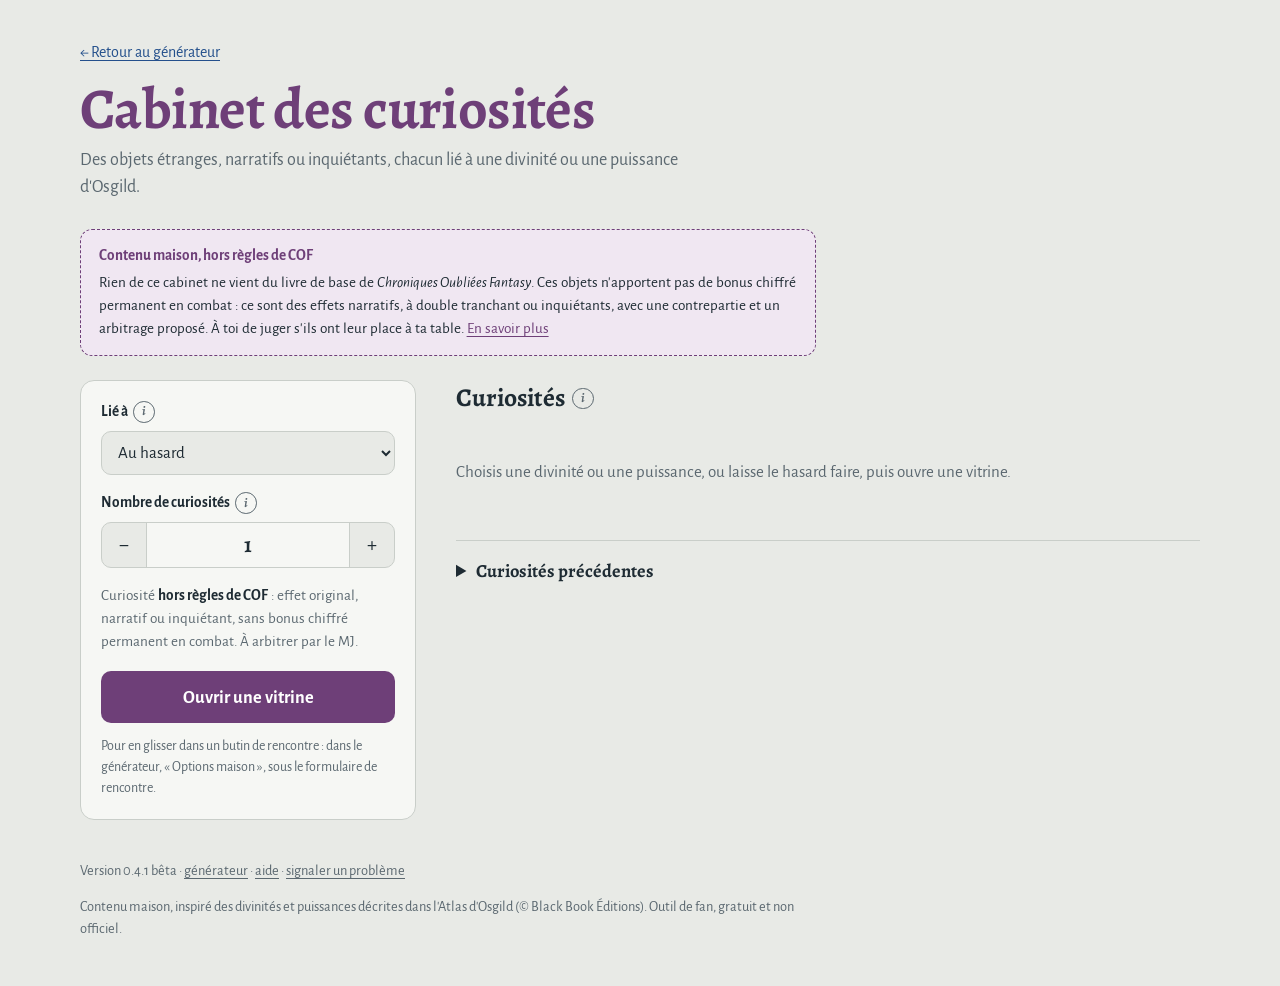
<file: curiosites.html>
<!doctype html>
<html lang="fr">
<head>
<meta charset="utf-8">
<meta name="viewport" content="width=device-width, initial-scale=1">
<title>Cabinet des curiosités · Butin d'Osgild</title>
<meta name="description" content="Objets étranges, narratifs ou inquiétants, liés aux divinités et puissances d'Osgild. Contenu maison, hors règles de Chroniques Oubliées Fantasy.">
<link rel="canonical" href="https://cofloot.fantasy-tools.fr/curiosites.html">
<meta name="theme-color" content="#E8EAE6">
<meta property="og:type" content="website">
<meta property="og:site_name" content="Butin d'Osgild">
<meta property="og:locale" content="fr_FR">
<meta property="og:url" content="https://cofloot.fantasy-tools.fr/curiosites.html">
<meta property="og:title" content="Cabinet des curiosités, objets étranges des Terres d'Osgild">
<meta property="og:description" content="Objets étranges, narratifs ou inquiétants, liés aux divinités et puissances d'Osgild. Contenu maison, hors règles de Chroniques Oubliées Fantasy.">
<meta property="og:image" content="https://cofloot.fantasy-tools.fr/img/partage-curiosites.jpg">
<meta property="og:image:width" content="1200">
<meta property="og:image:height" content="630">
<meta property="og:image:alt" content="Cabinet des curiosités : objets étranges liés aux puissances d'Osgild, contenu maison hors règles de COF.">
<meta name="twitter:card" content="summary_large_image">
<link rel="icon" href="data:image/svg+xml,%3Csvg xmlns='http://www.w3.org/2000/svg' viewBox='0 0 32 32'%3E%3Ccircle cx='16' cy='16' r='13' fill='%23A97B22'/%3E%3Ccircle cx='16' cy='16' r='9' fill='none' stroke='%23F6F7F4' stroke-width='2'/%3E%3C/svg%3E">
<link rel="preconnect" href="https://fonts.googleapis.com">
<link rel="preconnect" href="https://fonts.gstatic.com" crossorigin>
<link href="https://fonts.googleapis.com/css2?family=Alegreya:ital,wght@0,500;0,700;1,400&family=Alegreya+Sans:wght@400;500;700&display=swap" rel="stylesheet">
<link rel="stylesheet" href="css/style.css?v=0.4.1-beta">
</head>
<body data-page="curiosites" class="curio">
<div class="page">
  <header class="masthead">
    <p class="retour"><a href="index.html">← Retour au générateur</a></p>
    <h1>Cabinet des curiosités</h1>
    <p>Des objets étranges, narratifs ou inquiétants, chacun lié à une divinité ou une puissance d'Osgild.</p>
  </header>

  <aside class="avertissement" aria-label="Contenu maison">
    <p class="av-titre">Contenu maison, hors règles de COF</p>
    <p>Rien de ce cabinet ne vient du livre de base de <i>Chroniques Oubliées Fantasy</i>. Ces objets n'apportent pas de bonus chiffré permanent en combat : ce sont des effets narratifs, à double tranchant ou inquiétants, avec une contrepartie et un arbitrage proposé. À toi de juger s'ils ont leur place à ta table. <a href="aide.html#curiosites">En savoir plus</a></p>
  </aside>

  <main class="layout">
    <form class="controls" id="form" autocomplete="off">
      <input type="hidden" name="mode" value="exotique">
      <div class="field">
        <label for="patron">Lié à <button type="button" class="info" data-info="patron" aria-label="Aide : divinité ou puissance liée" aria-expanded="false">i</button></label>
        <select id="patron" name="patron"></select>
      </div>

      <div class="field">
        <label for="nombre">Nombre de curiosités <button type="button" class="info" data-info="nombre" aria-label="Aide : nombre de curiosités" aria-expanded="false">i</button></label>
        <div class="stepper">
          <button type="button" data-step="-1" aria-label="Une curiosité de moins">−</button>
          <input id="nombre" name="nombre" type="number" min="1" max="8" value="1" inputmode="numeric">
          <button type="button" data-step="1" aria-label="Une curiosité de plus">+</button>
        </div>
      </div>

      <p class="cible" id="cible" aria-live="polite"></p>

      <button type="submit" class="go">Ouvrir une vitrine</button>
      <p class="lien-curio">Pour en glisser dans un butin de rencontre : dans le générateur, « Options maison », sous le formulaire de rencontre.</p>
    </form>

    <section class="results" aria-labelledby="res-titre">
      <div class="results-head">
        <h2 id="res-titre">Curiosités <button type="button" class="info" data-info="resultat" aria-label="Aide : lire le résultat" aria-expanded="false">i</button></h2>
        <div class="head-actions">
          <button type="button" class="ghost" id="copier-joueurs" hidden>Texte pour les joueurs</button>
          <button type="button" class="ghost" id="copier" hidden>Copier</button>
        </div>
      </div>
      <div id="sortie" aria-live="polite">
        <p class="vide">Choisis une divinité ou une puissance, ou laisse le hasard faire, puis ouvre une vitrine.</p>
      </div>

      <details class="tools" id="historique">
        <summary>Curiosités précédentes</summary>
        <ol class="histo" id="histo"></ol>
        <button type="button" class="ghost small" id="vider-histo" hidden>Vider l'historique</button>
      </details>
    </section>
  </main>

  <footer class="foot">
    <p class="version">Version <span id="version">0.4.1 bêta</span> · <a href="index.html">générateur</a> · <a href="aide.html">aide</a> · <a href="https://tally.so/r/q5G5kk" target="_blank" rel="noopener noreferrer">signaler un problème</a></p>
    <p>Contenu maison, inspiré des divinités et puissances décrites dans l'Atlas d'Osgild (© Black Book Éditions). Outil de fan, gratuit et non officiel.</p>
  </footer>
</div>

<template id="tpl-objet">
  <article class="item">
    <div class="sceau" aria-hidden="true"><span></span></div>
    <div class="item-body">
      <p class="item-cat"></p>
      <h3 class="item-nom"></h3>
      <p class="item-tech"></p>
      <p class="item-candidat"></p>
      <ul class="item-effets"></ul>
      <ul class="item-equip"></ul>
      <ul class="item-legende"></ul>
      <ul class="item-trouv"></ul>
      <p class="item-app"></p>
      <div class="item-lore" hidden>
        <p class="lore-glose"></p>
        <p class="lore-txt"></p>
        <p class="item-orig"></p>
        <p class="lore-sous">Indices visibles sur l'objet</p>
        <ul class="lore-indices"></ul>
        <p class="lore-complete"></p>
        <div class="lore-actions">
          <button type="button" class="ghost small lore-version">Autre nom et légende</button>
          <button type="button" class="ghost small lore-origine">Autre origine</button>
          <button type="button" class="ghost small lore-retirer">Retirer l'histoire</button>
        </div>
      </div>
      <div class="item-jet" hidden>
        <p class="aide">Si le buveur a déjà une potion active et rate son test de CON (difficulté 10, puis 15, 20…) :</p>
        <button type="button" class="ghost small jet-effet">Effet secondaire (2d6)</button>
        <p class="jet-out"></p>
      </div>
      <details class="ident" hidden>
        <summary>Identification</summary>
        <p class="lore-sous">Ce que les PJ découvrent à l'usage</p>
        <ul class="ident-percu"></ul>
        <p class="lore-sous">Pour l'identifier</p>
        <ul class="ident-tests"></ul>
      </details>
      <div class="item-table" hidden>
        <button type="button" class="ghost small jet-table"></button>
        <p class="jet-out"></p>
        <details class="table-detail">
          <summary>Voir la table</summary>
          <ol></ol>
        </details>
      </div>
      <ul class="item-notes"></ul>
      <p class="item-rappel"></p>
      <p class="item-alerte"></p>
      <div class="item-foot">
        <p class="item-val"></p>
        <div class="foot-actions">
          <button type="button" class="ghost small joueurs">Texte joueurs</button>
          <button type="button" class="ghost small histoire">Lui donner une histoire</button>
          <button type="button" class="ghost small relancer">Relancer</button>
        </div>
      </div>
      <details class="jets">
        <summary>Jets de dés</summary>
        <ol></ol>
      </details>
    </div>
  </article>
</template>

<script src="js/voies.js?v=0.4.1-beta"></script>
<script src="js/tables.js?v=0.4.1-beta"></script>
<script src="js/maison.js?v=0.4.1-beta"></script>
<script src="js/sources.js?v=0.4.1-beta"></script>
<script src="js/filtres.js?v=0.4.1-beta"></script>
<script src="js/exotiques.js?v=0.4.1-beta"></script>
<script src="js/equipement.js?v=0.4.1-beta"></script>
<script src="js/engine.js?v=0.4.1-beta"></script>
<script src="js/identification.js?v=0.4.1-beta"></script>
<script src="js/lore.js?v=0.4.1-beta"></script>
<script src="js/app.js?v=0.4.1-beta"></script>
<script src="js/aide-textes.js?v=0.4.1-beta"></script>
<script src="js/bulles.js?v=0.4.1-beta"></script>
</body>
</html>
</file>
<file: css/style.css>
:root {
  --pierre: #E8EAE6;      /* fond */
  --velin: #F6F7F4;       /* surfaces */
  --encre: #1E2B33;       /* texte */
  --gris: #5B6870;        /* texte secondaire */
  --trait: #C9CEC9;       /* filets */
  --lapis: #24508C;       /* action */
  --lapis-fonce: #1A3C6A;
  --laiton: #A97B22;      /* niveau de magie */
  --laiton-pale: #F1E4C4;
  --sceau: #9A3324;       /* alertes */
  --curio: #6E3F78;       /* curiosités, hors règles */
  --curio-pale: #F0E7F2;
  --serif: "Alegreya", Georgia, serif;
  --sans: "Alegreya Sans", system-ui, sans-serif;
  color-scheme: light;
}
@media (prefers-color-scheme: dark) {
  :root:not([data-theme="light"]) {
    --pierre: #141B20; --velin: #1C252C; --encre: #E4E8EA; --gris: #9AA6AD; --trait: #33414A;
    --lapis: #7FA6E0; --lapis-fonce: #A9C3EC; --laiton: #D7A94B; --laiton-pale: #3A3020; --sceau: #E07A66;
    --curio: #C99BD3; --curio-pale: #2C2231;
    color-scheme: dark;
  }
}
:root[data-theme="dark"] {
  --pierre: #141B20; --velin: #1C252C; --encre: #E4E8EA; --gris: #9AA6AD; --trait: #33414A;
  --lapis: #7FA6E0; --lapis-fonce: #A9C3EC; --laiton: #D7A94B; --laiton-pale: #3A3020; --sceau: #E07A66;
  --curio: #C99BD3; --curio-pale: #2C2231;
  color-scheme: dark;
}

* { box-sizing: border-box; }
html { -webkit-text-size-adjust: 100%; }
body {
  margin: 0; background: var(--pierre); color: var(--encre);
  font: 400 1.0625rem/1.5 var(--sans);
}
button, input, select { font: inherit; color: inherit; }
:focus-visible { outline: 2px solid var(--lapis); outline-offset: 2px; }

.page { max-width: 72rem; margin: 0 auto; padding: 0 16px; }

.masthead { padding: 2.5rem 0 1.75rem; max-width: 40rem; }
.masthead h1 {
  font: 700 clamp(2.4rem, 7vw, 3.6rem)/1 var(--serif);
  margin: 0 0 .6rem; letter-spacing: -0.01em;
}
.masthead p { margin: 0; color: var(--gris); font-size: 1.125rem; }

.layout { display: grid; gap: 1.5rem; align-items: start; }
@media (min-width: 900px) {
  .layout { grid-template-columns: 21rem 1fr; gap: 2.5rem; }
}

/* ---------- formulaire ---------- */
.controls {
  background: var(--velin); border: 1px solid var(--trait); border-radius: 14px;
  padding: 1.25rem; display: grid; gap: 1.1rem;
}
.field { border: 0; margin: 0; padding: 0; min-width: 0; display: grid; gap: .4rem; }
.field > label, .field > legend { font-weight: 700; padding: 0; font-size: .95rem; }
.field[hidden] { display: none; }

.stepper { display: grid; grid-template-columns: 2.75rem 1fr 2.75rem; border: 1px solid var(--trait); border-radius: 10px; overflow: hidden; background: var(--pierre); }
.stepper button { border: 0; background: transparent; font-size: 1.3rem; cursor: pointer; min-height: 2.75rem; }
.stepper button:hover { background: var(--trait); }
.stepper input {
  border: 0; border-inline: 1px solid var(--trait); background: var(--velin); text-align: center;
  font: 700 1.35rem var(--serif); width: 100%; min-width: 0; -moz-appearance: textfield;
}
.stepper input::-webkit-outer-spin-button, .stepper input::-webkit-inner-spin-button { -webkit-appearance: none; margin: 0; }

.seg { display: grid; grid-auto-flow: column; grid-auto-columns: 1fr; border: 1px solid var(--trait); border-radius: 10px; overflow: hidden; background: var(--pierre); }
.seg-wrap { grid-auto-flow: row; grid-template-columns: repeat(2, 1fr); }
.seg-wrap label:first-child { grid-column: 1 / -1; }
.seg label { position: relative; cursor: pointer; }
.seg input { position: absolute; opacity: 0; inset: 0; margin: 0; cursor: pointer; }
.seg span { display: block; text-align: center; padding: .55rem .4rem; font-size: .95rem; line-height: 1.2; border-left: 1px solid var(--trait); min-height: 2.75rem; display: flex; align-items: center; justify-content: center; }
.seg label:first-child span { border-left: 0; }
.seg-wrap span { border-left: 0; border-top: 1px solid var(--trait); }
.seg-wrap label:nth-child(even) span { border-right: 1px solid var(--trait); }
.seg-wrap label:first-child span { border-top: 0; }
.seg input:checked + span { background: var(--encre); color: var(--velin); font-weight: 700; }
.seg input:focus-visible + span { outline: 2px solid var(--lapis); outline-offset: -3px; }

select {
  width: 100%; min-height: 2.75rem; padding: 0 .75rem; border: 1px solid var(--trait); border-radius: 10px;
  background: var(--pierre);
}

.cible { margin: 0; font-size: .95rem; color: var(--gris); }
.cible strong { color: var(--encre); }

.go {
  min-height: 3.25rem; border: 0; border-radius: 10px; cursor: pointer;
  background: var(--lapis); color: #fff; font: 700 1.15rem var(--sans);
}
@media (prefers-color-scheme: dark) { :root:not([data-theme="light"]) .go { color: #0E1A2A; } }
:root[data-theme="dark"] .go { color: #0E1A2A; }
.go:hover { background: var(--lapis-fonce); }

.ghost {
  border: 1px solid var(--trait); background: var(--velin); border-radius: 999px;
  padding: .45rem .95rem; cursor: pointer; font-size: .95rem; min-height: 2.5rem;
}
.ghost:hover { border-color: var(--gris); }
.ghost.small { padding: .25rem .8rem; min-height: 2.25rem; font-size: .9rem; }

/* ---------- résultats ---------- */
.results { min-width: 0; }
.results-head { display: flex; align-items: center; justify-content: space-between; gap: 1rem; margin-bottom: .75rem; }
.results-head h2 { font: 700 1.6rem var(--serif); margin: 0; }
.vide { color: var(--gris); margin: 0; padding: 2rem 0; }

#sortie { display: grid; gap: 1rem; }
.lot-note { margin: 0; color: var(--gris); font-size: .95rem; }

.item {
  display: grid; grid-template-columns: 3.5rem 1fr; gap: 1rem;
  padding: 1.25rem 1.25rem 1rem 1rem; background: var(--velin);
  border: 1px solid var(--trait); border-radius: 14px;
}
.nouveau .item { animation: poser .35s ease-out both; }
.nouveau .item:nth-child(2) { animation-delay: .06s; }
.nouveau .item:nth-child(3) { animation-delay: .12s; }
.nouveau .item:nth-child(4) { animation-delay: .18s; }
@keyframes poser { from { opacity: 0; transform: translateY(6px); } }
@media (prefers-reduced-motion: reduce) { .nouveau .item { animation: none; } }

/* le sceau : niveau de magie */
.sceau {
  width: 3.5rem; height: 3.5rem; border-radius: 50%;
  display: grid; place-items: center;
  background: var(--laiton-pale);
  box-shadow: inset 0 0 0 3px var(--laiton), inset 0 0 0 6px var(--laiton-pale), inset 0 0 0 7px var(--laiton);
  color: var(--laiton); font: 700 1.5rem/1 var(--serif);
}
.sceau.conso { box-shadow: inset 0 0 0 2px var(--laiton); background: transparent; font-size: 1.2rem; }
.sceau.or { background: var(--laiton); box-shadow: none; color: var(--velin); }
.sceau.or span::before { content: ""; }

.item-body { min-width: 0; }
.item-cat { margin: 0; color: var(--gris); font-size: .9rem; }
.item-nom { font: 700 1.35rem/1.2 var(--serif); margin: .1rem 0 .6rem; overflow-wrap: anywhere; }
.item-effets { margin: 0 0 .7rem; padding-left: 1.1rem; }
.item-effets li { margin-bottom: .2rem; }
.item-app { margin: 0 0 .4rem; font: italic 400 1.05rem/1.55 var(--serif); }
.item-app::before { content: "À décrire aux joueurs : "; font: 500 .9rem var(--sans); color: var(--gris); }
.item-orig { margin: 0 0 .4rem; font-size: .95rem; }
.item-orig b { font-weight: 700; }
.item-alerte { margin: 0 0 .4rem; color: var(--sceau); font-size: .95rem; }
.item-app:empty, .item-orig:empty, .item-alerte:empty { display: none; }
.item-foot { display: flex; align-items: center; justify-content: space-between; gap: .75rem; flex-wrap: wrap; border-top: 1px solid var(--trait); padding-top: .6rem; margin-top: .6rem; }
.item-val { margin: 0; font-size: .95rem; }
.item-val b { font: 700 1.05rem var(--serif); }

.jets { margin-top: .5rem; font-size: .9rem; color: var(--gris); }
.jets summary { cursor: pointer; padding: .25rem 0; width: max-content; }
.jets ol { list-style: none; margin: .4rem 0 0; padding: 0; display: grid; gap: .25rem; }
.jets li { display: grid; grid-template-columns: 4.5rem 1fr; gap: .5rem; }
.de { font-variant-numeric: tabular-nums; color: var(--encre); white-space: nowrap; }
.de i { font-style: normal; color: var(--laiton); font-weight: 700; }

/* outils & historique */
.tools { margin-top: 1.5rem; border-top: 1px solid var(--trait); padding-top: .75rem; }
.tools summary { cursor: pointer; font: 700 1.15rem var(--serif); padding: .3rem 0; }
.tools-body { display: grid; gap: 1rem; padding: .75rem 0; }
@media (min-width: 640px) { .tools-body { grid-template-columns: 1fr 1fr; } }
.tool-out { margin: .5rem 0 0; font-size: .95rem; }
.tool-out:empty { display: none; }
.histo { margin: .5rem 0 0; padding-left: 1.2rem; display: grid; gap: .4rem; }
.histo button { background: none; border: 0; padding: 0; text-align: left; cursor: pointer; color: var(--lapis); text-decoration: underline; text-underline-offset: 3px; }
.histo small { color: var(--gris); display: block; }

.foot { color: var(--gris); font-size: .9rem; padding: 2.5rem 0 2rem; max-width: 46rem; }
.toast { position: fixed; left: 50%; bottom: 1.25rem; transform: translateX(-50%); background: var(--encre); color: var(--velin); padding: .6rem 1rem; border-radius: 999px; font-size: .95rem; }
#vider-histo { margin-top: .9rem; }
#vider-histo:hover { border-color: var(--sceau); color: var(--sceau); }

/* mode et rencontre */
.seg-mode { grid-auto-flow: row; grid-template-columns: repeat(3, 1fr); }
.seg-mode label:first-child { grid-column: 1 / -1; }
.seg-mode span { border-left: 1px solid var(--trait); border-top: 1px solid var(--trait); }
.seg-mode label:first-child span { border-top: 0; border-left: 0; }
.seg-mode label:nth-child(2) span { border-left: 0; }
.groupe { display: grid; gap: 1.1rem; padding: 1rem 0 .1rem; border-top: 1px solid var(--trait); }
.groupe[hidden] { display: none; }
.aide { margin: 0; color: var(--gris); font-size: .9rem; line-height: 1.4; }
.aide:empty { display: none; }
.facultatif { font-weight: 400; color: var(--gris); }
.nc-row { display: flex; gap: .5rem; align-items: center; }
.nc-row input {
  flex: 1; min-width: 0; min-height: 2.75rem; padding: 0 .75rem; border: 1px solid var(--trait);
  border-radius: 10px; background: var(--pierre); font: 700 1.1rem var(--serif);
}
.nc-row input::placeholder { font: 400 .95rem var(--sans); color: var(--gris); }
.inactif .seg { opacity: .45; }
.item-trouv { margin: 0 0 .7rem; padding-left: 1.1rem; }
.item-trouv:empty, .item-notes:empty { display: none; }
.item-notes { margin: 0 0 .5rem; padding: .6rem .8rem .6rem 1.9rem; background: var(--laiton-pale); border-radius: 10px; font-size: .95rem; }
.item-notes li + li { margin-top: .3rem; }
.item-trouv::before { content: "Trouvailles"; display: block; margin: 0 0 .2rem -1.1rem; font-size: .9rem; color: var(--gris); }

/* équipement */
.sceau.equip { background: transparent; box-shadow: inset 0 0 0 2px var(--gris); color: var(--gris); }
.item-equip { list-style: none; margin: 0 0 .6rem; padding: 0; display: grid; gap: .55rem; }
.item-equip:empty, .item-legende:empty, .item-rappel:empty { display: none; }
.eq { padding-left: .75rem; border-left: 3px solid var(--laiton); }
.eq p { margin: 0; }
.eq-nom b { font-weight: 700; }
.eq-stats { font-size: .95rem; }
.eq-meta { font-size: .875rem; color: var(--gris); }
.etat { font-size: .85rem; color: var(--gris); font-style: italic; }
.eq-qualite { border-left-color: var(--lapis); }
.eq-bon { border-left-color: var(--laiton); }
.eq-use { border-left-color: var(--trait); }
.eq-abime { border-left-color: var(--sceau); }
.eq-hs { border-left-color: var(--trait); border-left-style: dashed; opacity: .7; }
.item-legende { margin: 0 0 .6rem; padding-left: 1.1rem; font-size: .9rem; color: var(--gris); }
.item-rappel { margin: .2rem 0 .4rem; font-size: .875rem; color: var(--gris); }

.item-jet { margin: .2rem 0 .6rem; display: grid; gap: .4rem; justify-items: start; }
.item-jet[hidden] { display: none; }
.jet-out { margin: 0; font-size: .95rem; }
.jet-out:empty { display: none; }

/* histoire d'objet */
.item-tech { margin: -.45rem 0 .6rem; color: var(--gris); font-size: .95rem; }
.item-tech:empty, .item-candidat:empty, .lore-glose:empty { display: none; }
.item-candidat { margin: -.2rem 0 .7rem; font-size: .9rem; color: var(--laiton); font-weight: 500; }
.item-lore { margin: 0 0 .7rem; padding: .75rem .9rem; border-radius: 10px; background: var(--pierre); border: 1px solid var(--trait); }
.item-lore[hidden] { display: none; }
.item-lore p { margin: 0 0 .45rem; }
.lore-glose { font-style: italic; color: var(--gris); font-size: .95rem; }
.lore-txt { font: 400 1.05rem/1.55 var(--serif); }
.item-lore .item-orig { font-size: .9rem; color: var(--gris); }
.lore-actions, .foot-actions { display: flex; flex-wrap: wrap; gap: .4rem; }

/* identification */
.head-actions { display: flex; flex-wrap: wrap; gap: .4rem; justify-content: flex-end; }
.ident { margin: .2rem 0 .6rem; font-size: .95rem; }
.ident[hidden] { display: none; }
.ident summary { cursor: pointer; font-weight: 700; padding: .25rem 0; width: max-content; }
.ident ul, .lore-indices { margin: .2rem 0 .5rem; padding-left: 1.1rem; display: grid; gap: .3rem; }
.lore-sous { margin: .4rem 0 0; font-size: .85rem; color: var(--gris); }
.lore-complete { font-size: .9rem; color: var(--gris); }
.lore-complete:empty { display: none; }
.tag { display: inline-block; font-size: .78rem; padding: 0 .45rem; border-radius: 999px; border: 1px solid var(--trait); vertical-align: 1px; }
.tag-vu { color: var(--lapis); border-color: var(--lapis); }
.tag-cache { color: var(--gris); }

.version { margin: 0 0 .4rem; }
.version a { color: inherit; text-underline-offset: 3px; }

/* objets exotiques */
.sceau.exo { background: transparent; box-shadow: inset 0 0 0 2px var(--curio); color: var(--curio); font-size: 1.4rem; border-radius: 50%; outline: 2px dashed var(--curio); outline-offset: 3px; }
.item-table { margin: .2rem 0 .6rem; display: grid; gap: .4rem; justify-items: start; }
.item-table[hidden] { display: none; }
.table-detail { font-size: .9rem; color: var(--gris); }
.table-detail summary { cursor: pointer; }
.table-detail ol { margin: .3rem 0 0; padding-left: 1.4rem; display: grid; gap: .15rem; }

/* ---------- aide : infobulles ---------- */
.mast-actions { margin-top: 1rem !important; display: flex; flex-wrap: wrap; gap: .5rem; }
a.ghost { display: inline-flex; align-items: center; color: inherit; text-decoration: none; }
.info {
  display: inline-grid; place-items: center; width: 1.35rem; height: 1.35rem; margin-left: .2rem;
  border: 1px solid var(--gris); border-radius: 50%; background: transparent; color: var(--gris);
  font: italic 700 .8rem/1 var(--serif); cursor: pointer; vertical-align: 1px; padding: 0;
  position: relative;
}
.info::after { content: ""; position: absolute; inset: -.6rem; } /* zone tactile élargie */
.info:hover, .info[aria-expanded="true"] { border-color: var(--lapis); color: var(--lapis); }
.info[aria-expanded="true"] { background: var(--lapis); color: var(--velin); }
.results-head h2 .info { vertical-align: 4px; }
.bulle {
  position: absolute; z-index: 40; background: var(--encre); color: var(--velin);
  border-radius: 10px; padding: .7rem .9rem .75rem; font-size: .92rem; line-height: 1.45;
  box-shadow: 0 6px 24px rgba(0,0,0,.18);
}
.bulle[hidden] { display: none; }
.bulle::before {
  content: ""; position: absolute; top: -6px; left: calc(var(--fleche, 50%) - 6px);
  border: 6px solid transparent; border-top: 0; border-bottom-color: var(--encre);
}
.bulle.dessus::before { top: auto; bottom: -6px; border-bottom: 0; border-top: 6px solid var(--encre); }
.bulle p { margin: 0 0 .4rem; }
.bulle-titre { font-weight: 700; }
.bulle a { color: var(--velin); font-weight: 500; text-underline-offset: 3px; }
.bulle a::after { content: " →"; }

/* ---------- aide : visite guidée ---------- */
.visite-voile { position: fixed; inset: 0; z-index: 50; }
.visite-trou {
  position: fixed; z-index: 51; border-radius: 12px; pointer-events: none;
  box-shadow: 0 0 0 3px var(--laiton), 0 0 0 100vmax rgba(14, 20, 25, .62);
  transition: left .25s, top .25s, width .25s, height .25s;
}
.visite-voile[hidden], .visite-trou[hidden], .visite-panneau[hidden] { display: none; }
@media (prefers-reduced-motion: reduce) { .visite-trou { transition: none; } }
.visite-panneau {
  position: fixed; z-index: 52; background: var(--velin); color: var(--encre);
  border: 1px solid var(--trait); border-radius: 14px; padding: 1rem 1.1rem;
  box-shadow: 0 10px 40px rgba(0,0,0,.3);
}
.visite-panneau.charge { visibility: hidden; }
.visite-panneau h2 { font: 700 1.3rem/1.2 var(--serif); margin: 0 0 .45rem; }
.visite-compte { margin: 0 0 .2rem; font-size: .85rem; color: var(--gris); }
.visite-txt { margin: 0 0 .5rem; }
.visite-plus { margin: 0 0 .8rem; font-size: .9rem; }
.visite-plus a { color: var(--lapis); text-underline-offset: 3px; }
.visite-nav { display: flex; justify-content: space-between; gap: .5rem; flex-wrap: wrap; }
.visite-nav span { display: flex; gap: .4rem; }
.ghost.primaire { background: var(--lapis); border-color: var(--lapis); color: #fff; font-weight: 700; }
.ghost.primaire:hover { background: var(--lapis-fonce); }
@media (prefers-color-scheme: dark) { :root:not([data-theme="light"]) .ghost.primaire { color: #0E1A2A; } }
:root[data-theme="dark"] .ghost.primaire { color: #0E1A2A; }
.ghost:disabled { opacity: .4; cursor: default; }
.invite {
  position: fixed; z-index: 30; right: 16px; bottom: 16px; max-width: 22rem;
  background: var(--velin); border: 1px solid var(--trait); border-radius: 14px; padding: .9rem 1rem;
  box-shadow: 0 10px 30px rgba(0,0,0,.18);
}
@media (max-width: 480px) { .invite { left: 16px; max-width: none; } }
.invite p { margin: 0 0 .6rem; font-size: .95rem; }
.invite div { display: flex; gap: .4rem; flex-wrap: wrap; }

/* ---------- page d'aide ---------- */
.retour { margin: 0 0 1rem !important; font-size: 1rem !important; }
.retour a, .doc-corps a, .sommaire a { color: var(--lapis); text-underline-offset: 3px; }
.doc-layout { display: grid; gap: 1.5rem; align-items: start; }
@media (min-width: 960px) {
  .doc-layout { grid-template-columns: 15rem minmax(0, 1fr); gap: 3rem; }
  .sommaire { position: sticky; top: 1rem; max-height: calc(100vh - 2rem); overflow-y: auto; }
}
.sommaire { background: var(--velin); border: 1px solid var(--trait); border-radius: 14px; padding: 1rem 1.1rem; font-size: .95rem; }
.sommaire-titre { margin: 0 0 .4rem; font: 700 1.1rem var(--serif); }
.sommaire ol { margin: 0; padding-left: 1.2rem; display: grid; gap: .25rem; }
.sommaire ol ol { list-style: none; padding-left: .6rem; margin: .25rem 0 .2rem; font-size: .9rem; }
.sommaire a { text-decoration: none; }
.sommaire a:hover { text-decoration: underline; }
.doc-corps { min-width: 0; max-width: 46rem; }
.doc-corps section { padding-bottom: 1.5rem; }
.doc-corps section + section { border-top: 1px solid var(--trait); padding-top: .5rem; }
.doc-corps h2 { font: 700 1.9rem/1.15 var(--serif); margin: 1.25rem 0 .75rem; }
.doc-corps h3 { font: 700 1.3rem/1.2 var(--serif); margin: 1.75rem 0 .5rem; }
.doc-corps [id] { scroll-margin-top: 1rem; }
.doc-corps p, .doc-corps li, .doc-corps dd { line-height: 1.55; }
.doc-corps p { margin: 0 0 .8rem; }
.doc-corps ul, .doc-corps ol { padding-left: 1.3rem; margin: 0 0 .9rem; }
.doc-corps li + li { margin-top: .3rem; }
.etapes li::marker { font: 700 1rem var(--serif); color: var(--laiton); }
.defs { margin: 0 0 1rem; }
.defs dt { font-weight: 700; margin-top: .8rem; }
.defs dd { margin: .15rem 0 0; }
.note { font-size: .92rem; color: var(--gris); }
.i-demo { display: inline-grid; place-items: center; width: 1.2rem; height: 1.2rem; border: 1px solid var(--gris); border-radius: 50%; font: italic 700 .75rem/1 var(--serif); color: var(--gris); vertical-align: 1px; }
.doc-corps figure { margin: 1rem 0 1.25rem; }
.doc-corps figure img { display: block; width: 100%; height: auto; border: 1px solid var(--trait); border-radius: 12px; background: var(--velin); }
.doc-corps figure.etroite { max-width: 21rem; }
.doc-corps figcaption { font-size: .9rem; color: var(--gris); margin-top: .4rem; }
.tableau { overflow-x: auto; margin: .5rem 0 1rem; border: 1px solid var(--trait); border-radius: 10px; background: var(--velin); }
.tableau table { border-collapse: collapse; width: 100%; font-size: .9rem; }
.tableau caption { text-align: left; padding: .55rem .75rem .2rem; color: var(--gris); font-size: .85rem; }
.tableau th, .tableau td { padding: .4rem .6rem; border-bottom: 1px solid var(--trait); text-align: left; vertical-align: top; }
.tableau thead th { font-weight: 700; background: var(--pierre); white-space: nowrap; }
.tableau thead th[scope="colgroup"] { text-align: center; border-left: 1px solid var(--trait); }
.tableau tbody th { font-weight: 500; }
.tableau tbody tr:last-child > * { border-bottom: 0; }
.tableau .num td { text-align: right; font-variant-numeric: tabular-nums; white-space: nowrap; }
.tableau .serre th, .tableau .serre td { padding: .35rem .4rem; text-align: center; }
.tableau .serre tbody th { text-align: left; white-space: nowrap; }
.deux { display: grid; gap: 1rem; }
@media (min-width: 640px) { .deux { grid-template-columns: 1fr 1fr; } .deux .tableau { margin: 0; } }
.tableau-legende { margin: .5rem 0 -.2rem !important; font-size: .85rem; color: var(--gris); }
.zoom { display: block; cursor: zoom-in; }

/* ---------- curiosités : hors règles de COF ---------- */
.options-maison { border: 1px dashed var(--trait); border-radius: 10px; padding: .1rem .8rem; }
.options-maison[open] { padding-bottom: .8rem; }
.options-maison summary { cursor: pointer; font-weight: 700; font-size: .95rem; padding: .5rem 0; }
.options-maison .facultatif { font-size: .85rem; }
.om-etat { font-weight: 500; font-size: .85rem; color: var(--curio); }
.om-etat:not(:empty)::before { content: "· "; }
.options-maison .field { margin-top: .3rem; }
.lien-curio { margin: -.3rem 0 0; font-size: .875rem; color: var(--gris); }
.lien-curio a, .avertissement a { color: var(--curio); text-underline-offset: 3px; }
.item.item-exo { background: var(--curio-pale); border-color: var(--curio); border-style: dashed; position: relative; }
.item.item-exo::after {
  content: "Hors COF"; position: absolute; top: .7rem; right: .8rem;
  font: 700 .72rem/1 var(--sans); letter-spacing: .06em; text-transform: uppercase;
  color: var(--curio); border: 1.5px solid var(--curio); border-radius: 4px; padding: .25rem .4rem;
  transform: rotate(4deg);
}
.item-exo .item-cat { padding-right: 5.5rem; }
.item-exo .item-alerte { color: var(--curio); }
.proposition { border: 1px dashed var(--curio); border-radius: 14px; padding: .9rem; display: grid; gap: .7rem; }
.prop-titre { margin: 0; font: 700 1.15rem var(--serif); color: var(--curio); }
.prop-titre span { font: 500 .8rem var(--sans); text-transform: uppercase; letter-spacing: .05em; margin-left: .4rem; }
.prop-actions { display: flex; flex-wrap: wrap; gap: .4rem; }
.prop-actions .primaire { background: var(--curio); border-color: var(--curio); }
.prop-actions .primaire:hover { background: var(--curio); filter: brightness(.9); }
.avertissement { max-width: 46rem; margin: 0 0 1.5rem; padding: .9rem 1.1rem; border: 1px dashed var(--curio); border-radius: 12px; background: var(--curio-pale); }
.avertissement p { margin: 0; font-size: .95rem; }
.av-titre { font-weight: 700; color: var(--curio); margin-bottom: .3rem !important; }
.curio .go { background: var(--curio); }
.curio .go:hover { background: var(--curio); filter: brightness(.9); }
.curio .masthead h1 { color: var(--curio); }
.annexe-titre { margin-top: 1rem !important; color: var(--curio); }
.sommaire .annexe-liste a { color: var(--curio); }
.doc-corps section.annexe { border-top: 2px dashed var(--curio); margin-top: 1rem; }
.annexe-bandeau { display: inline-block; margin: 1rem 0 0 !important; padding: .25rem .6rem; border: 1px dashed var(--curio); border-radius: 999px; font-size: .85rem; color: var(--curio); background: var(--curio-pale); }
.annexe h2 { color: var(--curio); margin-top: .6rem !important; }
.annexe a { color: var(--curio); }
@media (max-width: 520px) {
  .proposition { padding: .6rem .5rem; }
  .item-exo .item-cat { padding-right: 0; margin-top: 1.5rem; }
}
</file>
